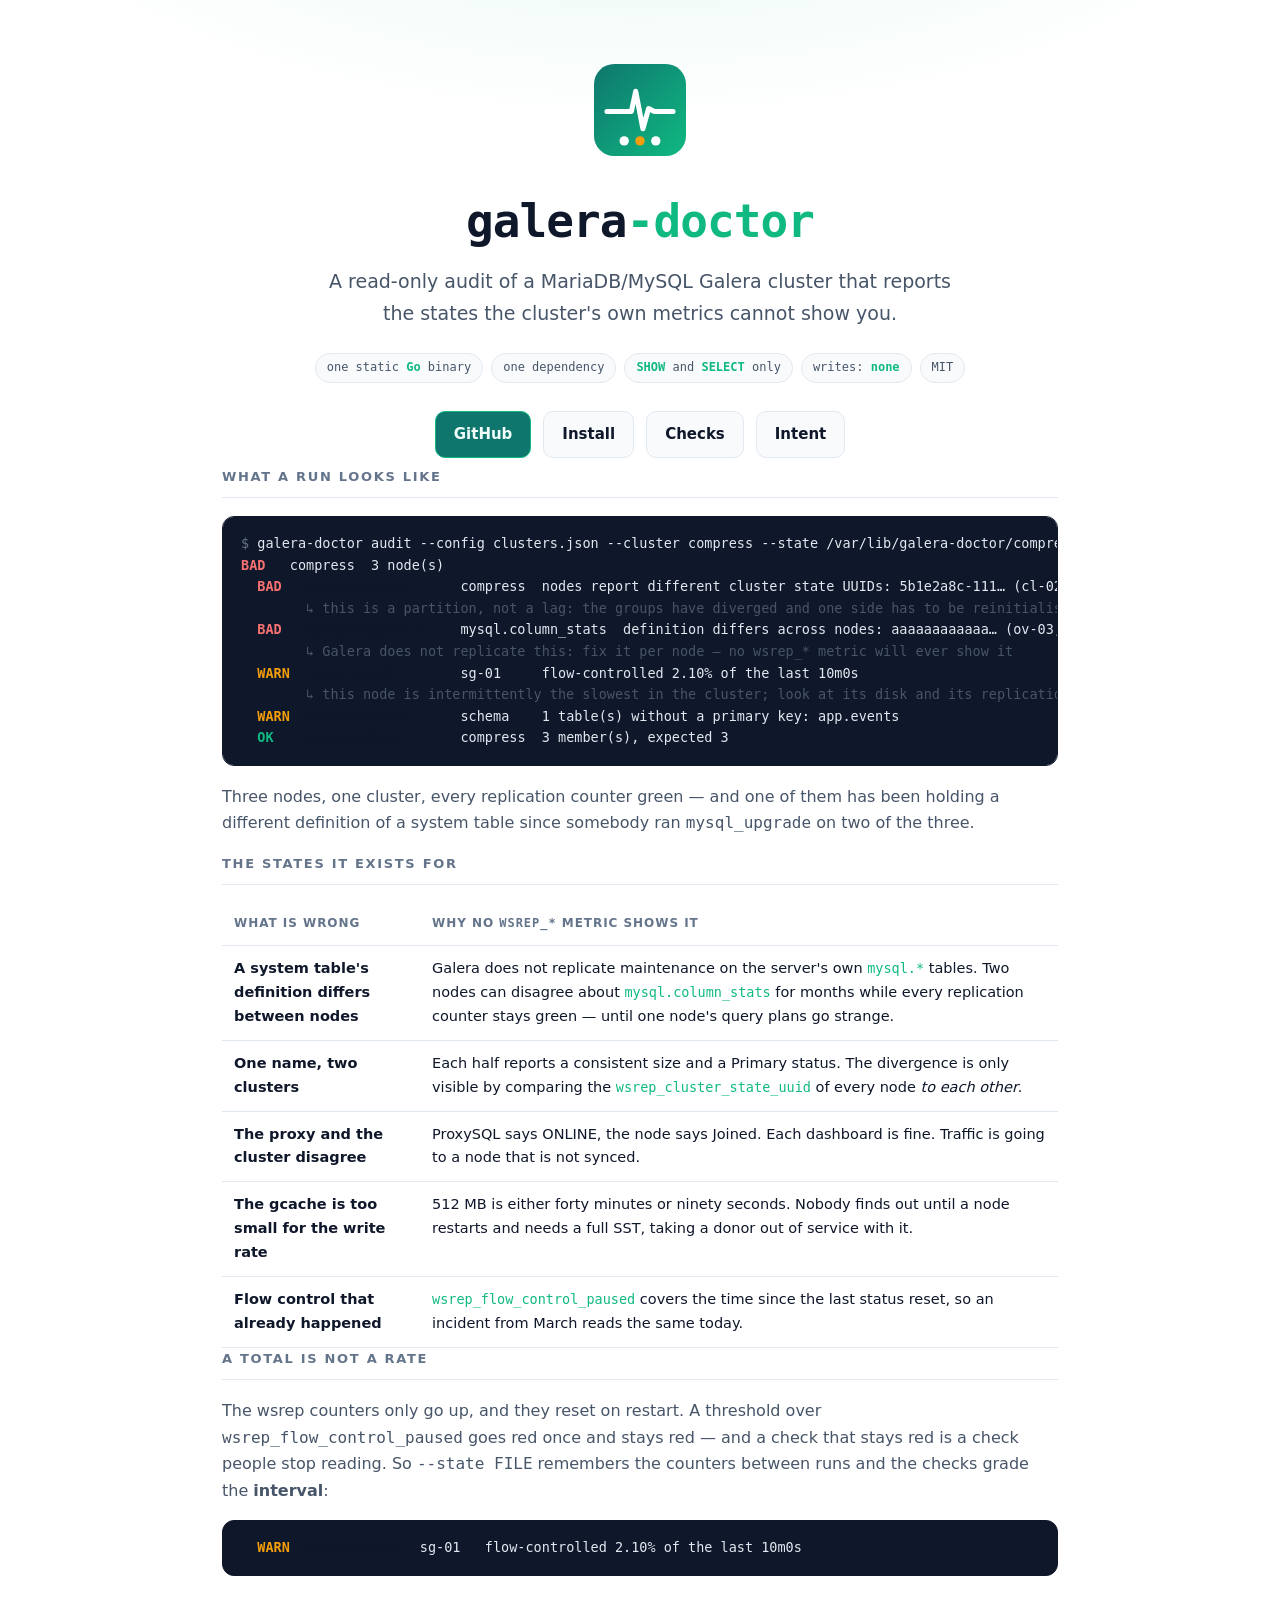
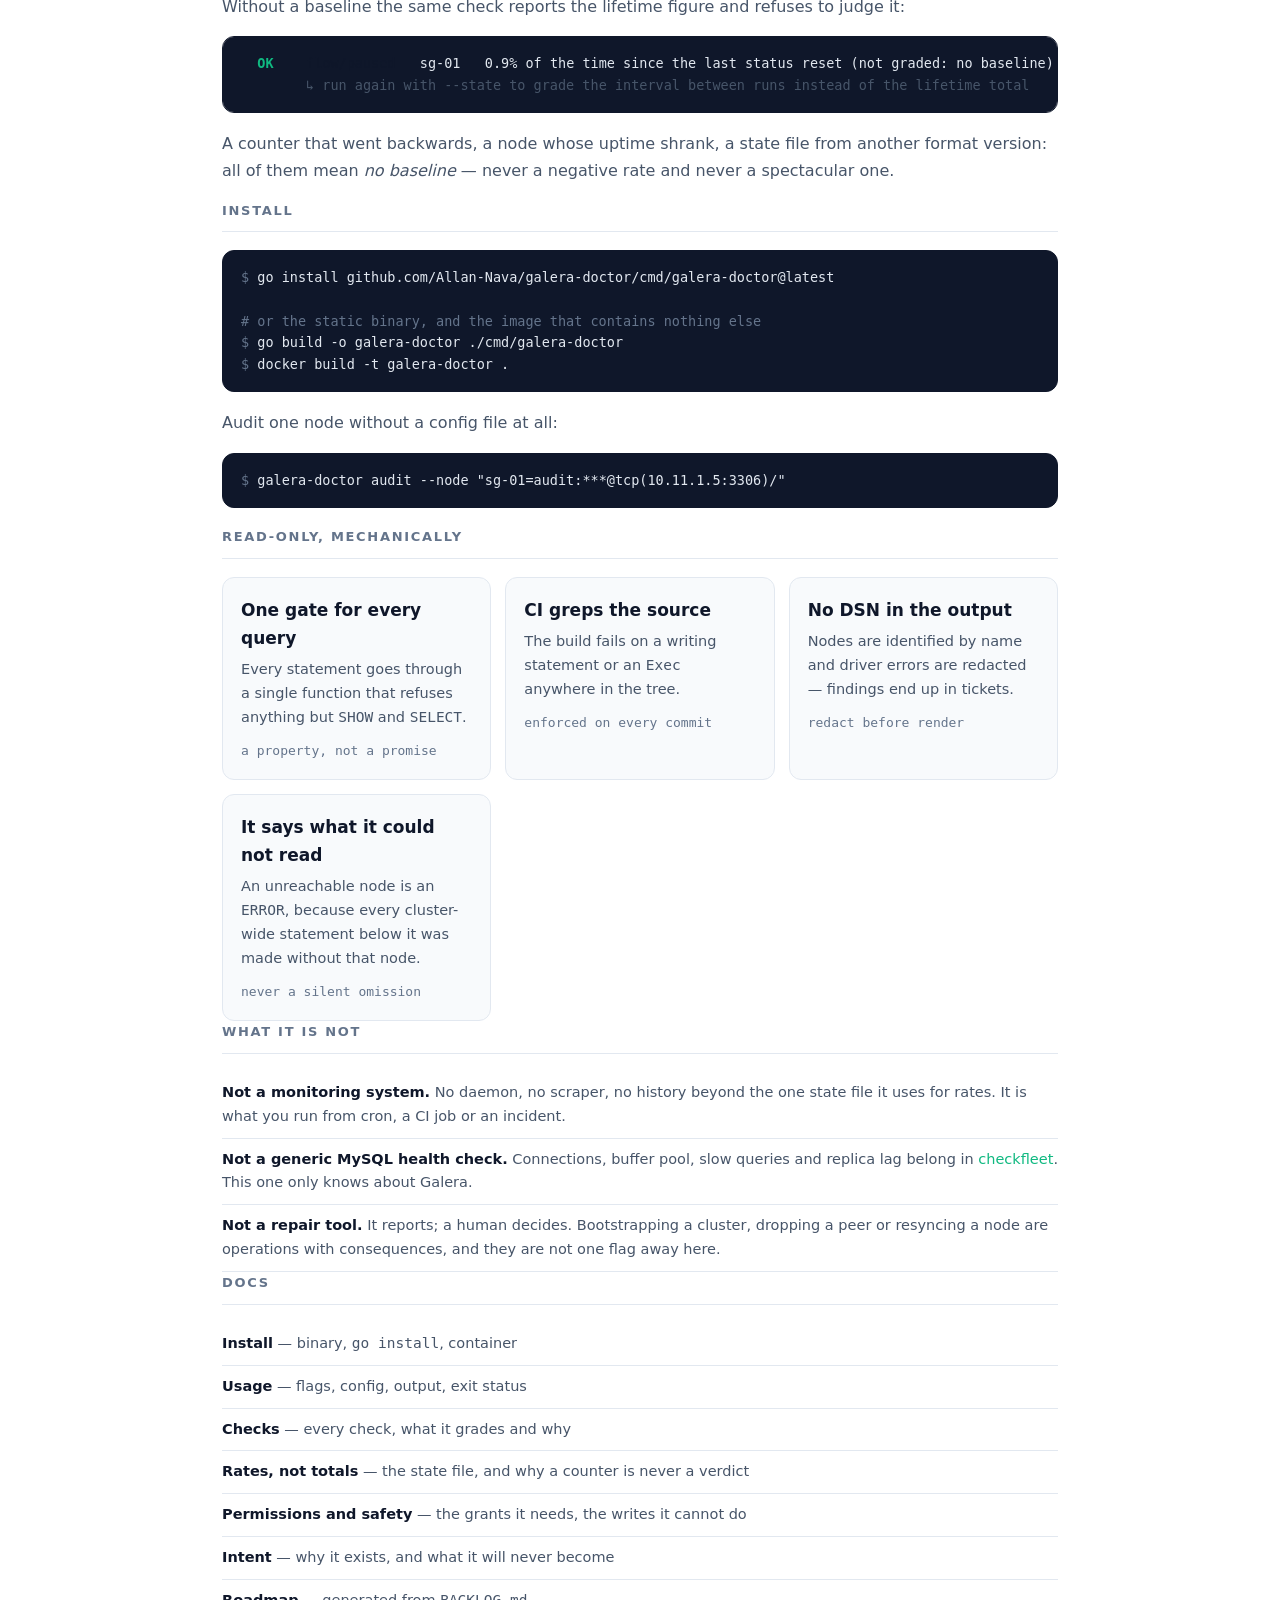
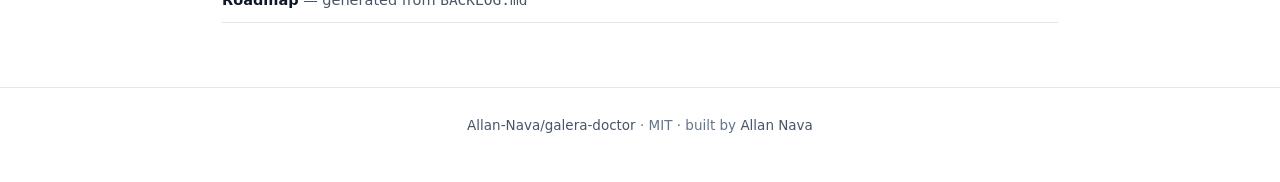
<file: site/index.html>
<!doctype html>
<html lang="en">
<head>
<meta charset="utf-8">
<meta name="viewport" content="width=device-width, initial-scale=1">
<title>galera-doctor — read-only Galera cluster audit for MariaDB/MySQL</title>
<meta name="description" content="A read-only audit of a MariaDB/MySQL Galera cluster: system table drift, split brain, a proxy that disagrees. One static Go binary, SHOW and SELECT only.">
<link rel="canonical" href="https://allan-nava.github.io/galera-doctor/">
<meta name="robots" content="index, follow, max-image-preview:large">
<meta name="author" content="Allan Nava">
<meta name="theme-color" content="#0b1120">
<link rel="icon" href="mark.svg" type="image/svg+xml">
<link rel="apple-touch-icon" href="og-image.png">

<!-- The preview card: Slack, a search result, somebody's tweet. An og:image
     has to be an absolute URL to a raster image, or the card renders empty. -->
<meta property="og:title" content="galera-doctor — read-only Galera cluster audit">
<meta property="og:description" content="Reports the states a Galera cluster's own metrics cannot show you: a drifted system table, one name over two clusters, a proxy that disagrees, flow control that already happened.">
<meta property="og:type" content="website">
<meta property="og:url" content="https://allan-nava.github.io/galera-doctor/">
<meta property="og:site_name" content="galera-doctor">
<meta property="og:locale" content="en_GB">
<meta property="og:image" content="https://allan-nava.github.io/galera-doctor/og-image.png">
<meta property="og:image:width" content="1200">
<meta property="og:image:height" content="630">
<meta property="og:image:type" content="image/png">
<meta property="og:image:alt" content="galera-doctor: three findings from an audit — a drifted system table, one name over two clusters, and a node flow-controlled 2.10% of the last ten minutes.">
<meta name="twitter:card" content="summary_large_image">
<meta name="twitter:title" content="galera-doctor — read-only Galera cluster audit">
<meta name="twitter:description" content="The Galera states no wsrep_* counter can show you. One static Go binary, SHOW and SELECT only.">
<meta name="twitter:image" content="https://allan-nava.github.io/galera-doctor/og-image.png">

<!-- Structured data. Nothing renders it, so a typo here is silent: it is
     parsed by scripts/seo_test.sh for that reason. -->
<script type="application/ld+json">
{
  "@context": "https://schema.org",
  "@type": "SoftwareApplication",
  "name": "galera-doctor",
  "description": "A read-only audit of a MariaDB/MySQL Galera cluster that reports the states the cluster's own metrics cannot show you: system table drift between nodes, one cluster name covering two clusters, a proxy whose view disagrees with the cluster's, a gcache too small for the write rate, and flow control graded over an interval instead of a lifetime total.",
  "url": "https://allan-nava.github.io/galera-doctor/",
  "applicationCategory": "DeveloperApplication",
  "applicationSubCategory": "Database administration",
  "operatingSystem": "Linux, macOS, FreeBSD, Windows",
  "softwareRequirements": "MariaDB or MySQL with the Galera wsrep provider",
  "downloadUrl": "https://github.com/Allan-Nava/galera-doctor/releases",
  "installUrl": "https://github.com/Allan-Nava/galera-doctor#install",
  "license": "https://opensource.org/licenses/MIT",
  "keywords": "Galera, Galera Cluster, MariaDB, MySQL, ProxySQL, wsrep, split brain, schema drift, SST, gcache, database audit, SRE",
  "isAccessibleForFree": true,
  "offers": { "@type": "Offer", "price": "0", "priceCurrency": "EUR" },
  "author": { "@type": "Person", "name": "Allan Nava", "url": "https://github.com/Allan-Nava" },
  "codeRepository": "https://github.com/Allan-Nava/galera-doctor",
  "programmingLanguage": "Go"
}
</script>
<style>
  :root {
    --bg: #0b1120;
    --bg-soft: #111a2e;
    --panel: #0f172a;
    --line: #1e293b;
    --fg: #e2e8f0;
    --fg-dim: #94a3b8;
    --fg-faint: #64748b;
    --green: #10b981;
    --green-deep: #0f766e;
    --amber: #f59e0b;
    --red: #f87171;
    --mono: ui-monospace, SFMono-Regular, Menlo, Consolas, "DejaVu Sans Mono", monospace;
    --sans: ui-sans-serif, system-ui, -apple-system, "Segoe UI", Helvetica, Arial, sans-serif;
  }
  * { box-sizing: border-box; }
  html { -webkit-text-size-adjust: 100%; }
  body {
    margin: 0; background: var(--bg); color: var(--fg);
    font: 16px/1.65 var(--sans);
    background-image: radial-gradient(1000px 460px at 50% -180px, rgba(16,185,129,.16), transparent 70%);
  }
  a { color: var(--green); text-decoration: none; }
  a:hover { text-decoration: underline; }
  .wrap { max-width: 880px; margin: 0 auto; padding: 0 22px; }
  code, pre, kbd { font-family: var(--mono); }

  header { padding: 64px 0 8px; text-align: center; }
  header img { width: 92px; height: 92px; }
  h1 {
    font-family: var(--mono); font-size: clamp(30px, 6vw, 46px);
    margin: 20px 0 6px; letter-spacing: -.02em;
  }
  h1 .suffix { color: var(--green); }
  .tagline { color: var(--fg-dim); font-size: clamp(16px, 2.4vw, 19px); margin: 0 auto; max-width: 34em; }
  .badges { display: flex; flex-wrap: wrap; gap: 8px; justify-content: center; margin: 24px 0 0; }
  .badge {
    font-family: var(--mono); font-size: 12px; color: var(--fg-dim);
    border: 1px solid var(--line); border-radius: 999px; padding: 4px 11px; background: var(--bg-soft);
  }
  .badge b { color: var(--green); font-weight: 600; }
  .cta { display: flex; flex-wrap: wrap; gap: 12px; justify-content: center; margin: 28px 0 0; }
  .cta a {
    border: 1px solid var(--line); border-radius: 10px; padding: 10px 18px;
    font-weight: 600; font-size: 15px; color: var(--fg); background: var(--bg-soft);
  }
  .cta a.primary { background: var(--green-deep); border-color: var(--green); color: #f0fdf9; }
  .cta a:hover { text-decoration: none; border-color: var(--green); }

  section { padding: 56px 0 0; }
  h2 {
    font-size: 13px; letter-spacing: .13em; text-transform: uppercase;
    color: var(--fg-faint); font-weight: 700; margin: 0 0 18px;
    border-bottom: 1px solid var(--line); padding-bottom: 10px;
  }
  h3 { font-size: 17px; margin: 0 0 6px; }
  p { margin: 0 0 16px; }
  .lede { color: var(--fg-dim); }

  pre {
    background: var(--panel); border: 1px solid var(--line); border-radius: 12px;
    padding: 16px 18px; overflow-x: auto; font-size: 13.5px; line-height: 1.6; margin: 0 0 18px;
  }
  pre .p { color: var(--fg-faint); }
  pre .bad { color: var(--red); font-weight: 700; }
  pre .warn { color: var(--amber); font-weight: 700; }
  pre .ok { color: var(--green); font-weight: 700; }
  pre .k { color: var(--fg); }
  pre .hint { color: var(--fg-dim); }

  .cards { display: grid; gap: 14px; grid-template-columns: repeat(auto-fit, minmax(250px, 1fr)); }
  .card { background: var(--bg-soft); border: 1px solid var(--line); border-radius: 12px; padding: 18px; }
  .card p { color: var(--fg-dim); font-size: 14.5px; margin: 0; }
  .card .why { display: block; margin-top: 10px; color: var(--fg-faint); font-size: 13px; font-family: var(--mono); }

  table { width: 100%; border-collapse: collapse; font-size: 14.5px; }
  td, th { text-align: left; vertical-align: top; padding: 11px 12px; border-bottom: 1px solid var(--line); }
  th { color: var(--fg-faint); font-size: 12px; letter-spacing: .08em; text-transform: uppercase; }
  td code { color: var(--green); font-size: 13.5px; }
  .scroll { overflow-x: auto; }

  ul.plain { list-style: none; padding: 0; margin: 0; }
  ul.plain li { padding: 9px 0; border-bottom: 1px solid var(--line); color: var(--fg-dim); font-size: 14.5px; }
  ul.plain li b { color: var(--fg); }

  footer {
    margin-top: 64px; padding: 26px 0 46px; border-top: 1px solid var(--line);
    color: var(--fg-faint); font-size: 13.5px; text-align: center;
  }
  footer a { color: var(--fg-dim); }

  @media (prefers-color-scheme: light) {
    :root:not([data-theme="dark"]) {
      --bg: #ffffff; --bg-soft: #f8fafc; --panel: #0f172a; --line: #e2e8f0;
      --fg: #0f172a; --fg-dim: #475569; --fg-faint: #64748b;
    }
    :root:not([data-theme="dark"]) pre { color: #e2e8f0; border-color: #0f172a; }
    :root:not([data-theme="dark"]) body {
      background-image: radial-gradient(1000px 460px at 50% -200px, rgba(16,185,129,.13), transparent 70%);
    }
  }
</style>
</head>
<body>

<header>
  <div class="wrap">
    <img src="mark.svg" alt="galera-doctor">
    <h1>galera<span class="suffix">-doctor</span></h1>
    <p class="tagline">A read-only audit of a MariaDB/MySQL Galera cluster that reports the
      states the cluster's own metrics cannot show you.</p>
    <div class="badges">
      <span class="badge">one static <b>Go</b> binary</span>
      <span class="badge">one dependency</span>
      <span class="badge"><b>SHOW</b> and <b>SELECT</b> only</span>
      <span class="badge">writes: <b>none</b></span>
      <span class="badge">MIT</span>
    </div>
    <div class="cta">
      <a class="primary" href="https://github.com/Allan-Nava/galera-doctor">GitHub</a>
      <a href="docs/install.html">Install</a>
      <a href="docs/checks.html">Checks</a>
      <a href="https://github.com/Allan-Nava/galera-doctor/blob/main/INTENT.md">Intent</a>
    </div>
  </div>
</header>

<main>

<section class="wrap">
  <h2>What a run looks like</h2>
  <pre><span class="p">$</span> galera-doctor audit --config clusters.json --cluster compress --state /var/lib/galera-doctor/compress.json
<span class="bad">BAD</span>   compress  3 node(s)
  <span class="bad">BAD</span>   <span class="k">cluster/uuid</span>       compress  nodes report different cluster state UUIDs: 5b1e2a8c-111… (cl-02, sg-01) vs 9999aaaa-222… (ov-03)
        <span class="hint">↳ this is a partition, not a lag: the groups have diverged and one side has to be reinitialised from the other</span>
  <span class="bad">BAD</span>   <span class="k">systables/drift</span>    mysql.column_stats  definition differs across nodes: aaaaaaaaaaaa… (ov-03, sg-01) vs cccccccccccc… (cl-02)
        <span class="hint">↳ Galera does not replicate this: fix it per node — no wsrep_* metric will ever show it</span>
  <span class="warn">WARN</span>  <span class="k">flow/paused</span>        sg-01     flow-controlled 2.10% of the last 10m0s
        <span class="hint">↳ this node is intermittently the slowest in the cluster; look at its disk and its replication threads</span>
  <span class="warn">WARN</span>  <span class="k">schema/no-pk</span>       schema    1 table(s) without a primary key: app.events
  <span class="ok">OK</span>    <span class="k">cluster/size</span>       compress  3 member(s), expected 3</pre>
  <p class="lede">Three nodes, one cluster, every replication counter green — and one of them has
    been holding a different definition of a system table since somebody ran
    <code>mysql_upgrade</code> on two of the three.</p>
</section>

<section class="wrap">
  <h2>The states it exists for</h2>
  <div class="scroll">
  <table>
    <thead><tr><th>What is wrong</th><th>Why no <code>wsrep_*</code> metric shows it</th></tr></thead>
    <tbody>
      <tr>
        <td><b>A system table's definition differs between nodes</b></td>
        <td>Galera does not replicate maintenance on the server's own <code>mysql.*</code> tables.
          Two nodes can disagree about <code>mysql.column_stats</code> for months while every
          replication counter stays green — until one node's query plans go strange.</td>
      </tr>
      <tr>
        <td><b>One name, two clusters</b></td>
        <td>Each half reports a consistent size and a Primary status. The divergence is only
          visible by comparing the <code>wsrep_cluster_state_uuid</code> of every node
          <em>to each other</em>.</td>
      </tr>
      <tr>
        <td><b>The proxy and the cluster disagree</b></td>
        <td>ProxySQL says ONLINE, the node says Joined. Each dashboard is fine. Traffic is going
          to a node that is not synced.</td>
      </tr>
      <tr>
        <td><b>The gcache is too small for the write rate</b></td>
        <td>512 MB is either forty minutes or ninety seconds. Nobody finds out until a node
          restarts and needs a full SST, taking a donor out of service with it.</td>
      </tr>
      <tr>
        <td><b>Flow control that already happened</b></td>
        <td><code>wsrep_flow_control_paused</code> covers the time since the last status reset, so
          an incident from March reads the same today.</td>
      </tr>
    </tbody>
  </table>
  </div>
</section>

<section class="wrap">
  <h2>A total is not a rate</h2>
  <p class="lede">The wsrep counters only go up, and they reset on restart. A threshold over
    <code>wsrep_flow_control_paused</code> goes red once and stays red — and a check that stays
    red is a check people stop reading. So <code>--state FILE</code> remembers the counters
    between runs and the checks grade the <b>interval</b>:</p>
  <pre>  <span class="warn">WARN</span>  <span class="k">flow/paused</span>   sg-01   flow-controlled 2.10% of the last 10m0s</pre>
  <p class="lede">Without a baseline the same check reports the lifetime figure and refuses to judge it:</p>
  <pre>  <span class="ok">OK</span>    <span class="k">flow/paused</span>   sg-01   0.9% of the time since the last status reset (not graded: no baseline)
        <span class="hint">↳ run again with --state to grade the interval between runs instead of the lifetime total</span></pre>
  <p class="lede">A counter that went backwards, a node whose uptime shrank, a state file from
    another format version: all of them mean <em>no baseline</em> — never a negative rate and
    never a spectacular one.</p>
</section>

<section class="wrap">
  <h2>Install</h2>
  <pre><span class="p">$</span> go install github.com/Allan-Nava/galera-doctor/cmd/galera-doctor@latest

<span class="p"># or the static binary, and the image that contains nothing else</span>
<span class="p">$</span> go build -o galera-doctor ./cmd/galera-doctor
<span class="p">$</span> docker build -t galera-doctor .</pre>
  <p class="lede">Audit one node without a config file at all:</p>
  <pre><span class="p">$</span> galera-doctor audit --node "sg-01=audit:***@tcp(10.11.1.5:3306)/"</pre>
</section>

<section class="wrap">
  <h2>Read-only, mechanically</h2>
  <div class="cards">
    <div class="card">
      <h3>One gate for every query</h3>
      <p>Every statement goes through a single function that refuses anything but
        <code>SHOW</code> and <code>SELECT</code>.</p>
      <span class="why">a property, not a promise</span>
    </div>
    <div class="card">
      <h3>CI greps the source</h3>
      <p>The build fails on a writing statement or an <code>Exec</code> anywhere in the tree.</p>
      <span class="why">enforced on every commit</span>
    </div>
    <div class="card">
      <h3>No DSN in the output</h3>
      <p>Nodes are identified by name and driver errors are redacted — findings end up in tickets.</p>
      <span class="why">redact before render</span>
    </div>
    <div class="card">
      <h3>It says what it could not read</h3>
      <p>An unreachable node is an <code>ERROR</code>, because every cluster-wide statement below
        it was made without that node.</p>
      <span class="why">never a silent omission</span>
    </div>
  </div>
</section>

<section class="wrap">
  <h2>What it is not</h2>
  <ul class="plain">
    <li><b>Not a monitoring system.</b> No daemon, no scraper, no history beyond the one state
      file it uses for rates. It is what you run from cron, a CI job or an incident.</li>
    <li><b>Not a generic MySQL health check.</b> Connections, buffer pool, slow queries and
      replica lag belong in <a href="https://github.com/Allan-Nava/checkfleet">checkfleet</a>.
      This one only knows about Galera.</li>
    <li><b>Not a repair tool.</b> It reports; a human decides. Bootstrapping a cluster, dropping
      a peer or resyncing a node are operations with consequences, and they are not one flag
      away here.</li>
  </ul>
</section>

<section class="wrap">
  <h2>Docs</h2>
  <ul class="plain">
    <li><a href="docs/install.html"><b>Install</b></a> — binary, <code>go install</code>, container</li>
    <li><a href="docs/usage.html"><b>Usage</b></a> — flags, config, output, exit status</li>
    <li><a href="docs/checks.html"><b>Checks</b></a> — every check, what it grades and why</li>
    <li><a href="docs/rates.html"><b>Rates, not totals</b></a> — the state file, and why a counter is never a verdict</li>
    <li><a href="docs/safety.html"><b>Permissions and safety</b></a> — the grants it needs, the writes it cannot do</li>
    <li><a href="https://github.com/Allan-Nava/galera-doctor/blob/main/INTENT.md"><b>Intent</b></a> — why it exists, and what it will never become</li>
    <li><a href="https://github.com/Allan-Nava/galera-doctor/blob/main/ROADMAP.md"><b>Roadmap</b></a> — generated from <code>BACKLOG.md</code></li>
  </ul>
</section>

</main>

<footer>
  <div class="wrap">
    <a href="https://github.com/Allan-Nava/galera-doctor">Allan-Nava/galera-doctor</a> · MIT ·
    built by <a href="https://github.com/Allan-Nava">Allan Nava</a>
  </div>
</footer>

</body>
</html>
</file>
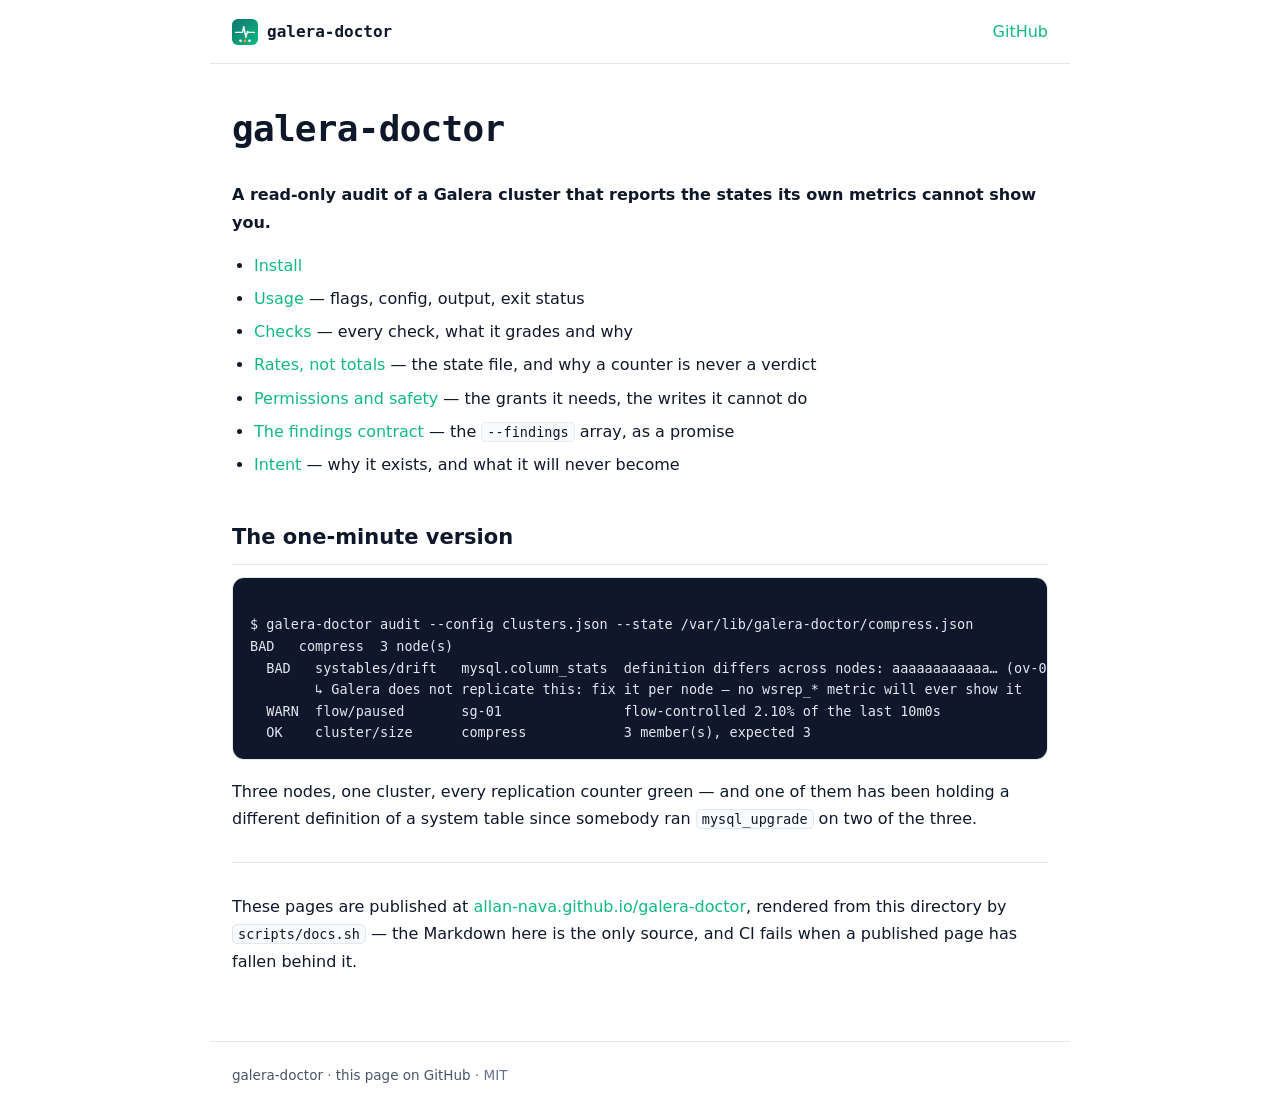
<file: site/docs/index.html>
<!doctype html>
<html lang="en">
<head>
<meta charset="utf-8">
<meta name="viewport" content="width=device-width, initial-scale=1">
<title>galera-doctor — galera-doctor</title>
<meta name="description" content="galera-doctor — galera-doctor, a read-only audit of a MariaDB/MySQL Galera cluster.">
<link rel="canonical" href="https://allan-nava.github.io/galera-doctor/docs/index.html">
<meta name="robots" content="index, follow">
<meta name="theme-color" content="#0b1120">
<link rel="icon" href="../mark.svg" type="image/svg+xml">
<meta property="og:title" content="galera-doctor — galera-doctor">
<meta property="og:description" content="galera-doctor: the Galera states no wsrep_* counter can show you.">
<meta property="og:type" content="article">
<meta property="og:url" content="https://allan-nava.github.io/galera-doctor/docs/index.html">
<meta property="og:image" content="https://allan-nava.github.io/galera-doctor/og-image.png">
<meta name="twitter:card" content="summary_large_image">
<link rel="stylesheet" href="docs.css">
</head>
<body>
<nav>
  <a class="home" href="../"><img src="../mark.svg" alt="" width="26" height="26"> galera-doctor</a>
  <a href="https://github.com/Allan-Nava/galera-doctor">GitHub</a>
</nav>
<main>
<h1>galera-doctor</h1>
<p>
<strong>A read-only audit of a Galera cluster that reports the states its own metrics cannot show you.</strong>
</p>
<ul>
<li><a href="install.html">Install</a></li>
<li><a href="usage.html">Usage</a> — flags, config, output, exit status</li>
<li><a href="checks.html">Checks</a> — every check, what it grades and why</li>
<li><a href="rates.html">Rates, not totals</a> — the state file, and why a counter is never a verdict</li>
<li><a href="safety.html">Permissions and safety</a> — the grants it needs, the writes it cannot do</li>
<li><a href="findings.html">The findings contract</a> — the <code>--findings</code> array, as a promise</li>
<li><a href="https://github.com/Allan-Nava/galera-doctor/blob/main/INTENT.md">Intent</a> — why it exists, and what it will never become</li>
</ul>
<h2 id="the-one-minute-version">The one-minute version</h2>
<pre><code>
$ galera-doctor audit --config clusters.json --state /var/lib/galera-doctor/compress.json
BAD   compress  3 node(s)
  BAD   systables/drift   mysql.column_stats  definition differs across nodes: aaaaaaaaaaaa… (ov-03, sg-01) vs cccccccccccc… (cl-02)
        ↳ Galera does not replicate this: fix it per node — no wsrep_* metric will ever show it
  WARN  flow/paused       sg-01               flow-controlled 2.10% of the last 10m0s
  OK    cluster/size      compress            3 member(s), expected 3
</code></pre>
<p>
Three nodes, one cluster, every replication counter green — and one of them has been holding a different definition of a system table since somebody ran <code>mysql_upgrade</code> on two of the three.
</p>
<hr>
<p>
These pages are published at <a href="https://allan-nava.github.io/galera-doctor/">allan-nava.github.io/galera-doctor</a>, rendered from this directory by <code>scripts/docs.sh</code> — the Markdown here is the only source, and CI fails when a published page has fallen behind it.
</p>
</main>
<footer>
  <a href="../">galera-doctor</a> ·
  <a href="https://github.com/Allan-Nava/galera-doctor/blob/main/docs/index.md">this page on GitHub</a> ·
  MIT
</footer>
</body>
</html>
</file>
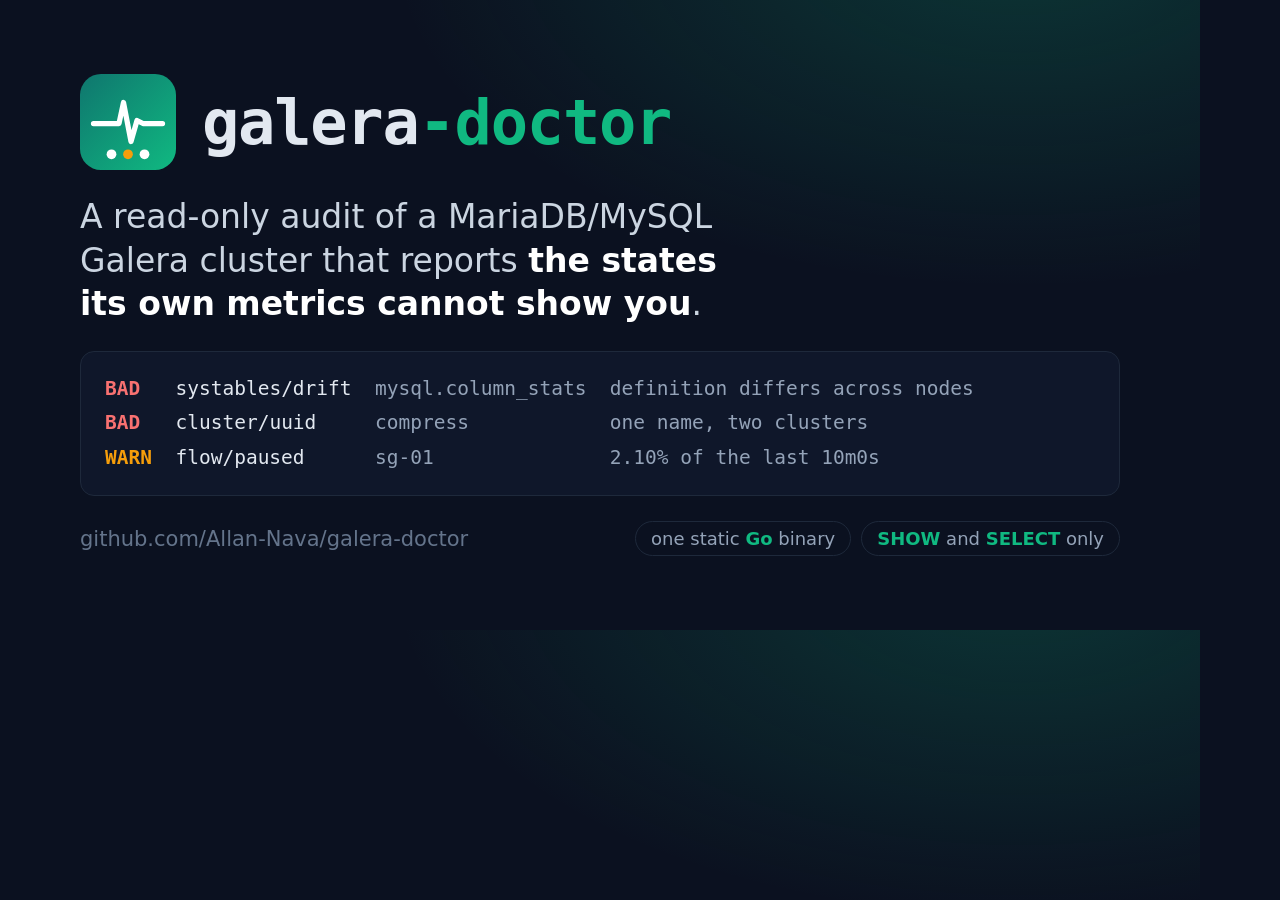
<file: assets/og-image.html>
<!doctype html>
<!-- The source of site/og-image.png: the card that renders in Slack, in a
     search result and in somebody's tweet. Regenerated by scripts/og.sh, which
     screenshots it at exactly 1200x630. -->
<html lang="en">
<head>
<meta charset="utf-8">
<style>
  * { box-sizing: border-box; margin: 0; }
  html, body { width: 1200px; height: 630px; }
  body {
    background: #0b1120;
    background-image: radial-gradient(900px 500px at 85% -10%, rgba(16,185,129,.22), transparent 70%);
    color: #e2e8f0;
    font-family: ui-sans-serif, system-ui, -apple-system, "Segoe UI", Helvetica, Arial, sans-serif;
    padding: 74px 80px;
    display: flex; flex-direction: column; justify-content: space-between;
  }
  .top { display: flex; align-items: center; gap: 26px; }
  .top img { width: 96px; height: 96px; }
  h1 {
    font-family: ui-monospace, SFMono-Regular, Menlo, Consolas, monospace;
    font-size: 62px; letter-spacing: -.02em; font-weight: 700;
  }
  h1 span { color: #10b981; }
  p.tagline { font-size: 33px; line-height: 1.32; color: #cbd5e1; max-width: 20em; }
  p.tagline b { color: #fff; font-weight: 600; }
  pre {
    font-family: ui-monospace, SFMono-Regular, Menlo, Consolas, monospace;
    font-size: 19.5px; line-height: 1.75; color: #94a3b8;
    background: #0f172a; border: 1px solid #1e293b; border-radius: 14px;
    padding: 20px 24px;
  }
  .bad { color: #f87171; font-weight: 700; }
  .warn { color: #f59e0b; font-weight: 700; }
  .k { color: #e2e8f0; }
  .foot { display: flex; align-items: center; justify-content: space-between; font-size: 21px; color: #64748b; }
  .pills { display: flex; gap: 10px; }
  .pill { border: 1px solid #1e293b; border-radius: 999px; padding: 6px 15px; color: #94a3b8; font-size: 18px; }
  .pill b { color: #10b981; font-weight: 600; }
</style>
</head>
<body>
  <div class="top">
    <img src="mark.svg" alt="">
    <div>
      <h1>galera<span>-doctor</span></h1>
    </div>
  </div>

  <p class="tagline">A read-only audit of a MariaDB/MySQL Galera cluster that reports
    <b>the states its own metrics cannot show you</b>.</p>

  <pre><span class="bad">BAD</span>   <span class="k">systables/drift</span>  mysql.column_stats  definition differs across nodes
<span class="bad">BAD</span>   <span class="k">cluster/uuid</span>     compress            one name, two clusters
<span class="warn">WARN</span>  <span class="k">flow/paused</span>      sg-01               2.10% of the last 10m0s</pre>

  <div class="foot">
    <span>github.com/Allan-Nava/galera-doctor</span>
    <span class="pills">
      <span class="pill">one static <b>Go</b> binary</span>
      <span class="pill"><b>SHOW</b> and <b>SELECT</b> only</span>
    </span>
  </div>
</body>
</html>
</file>
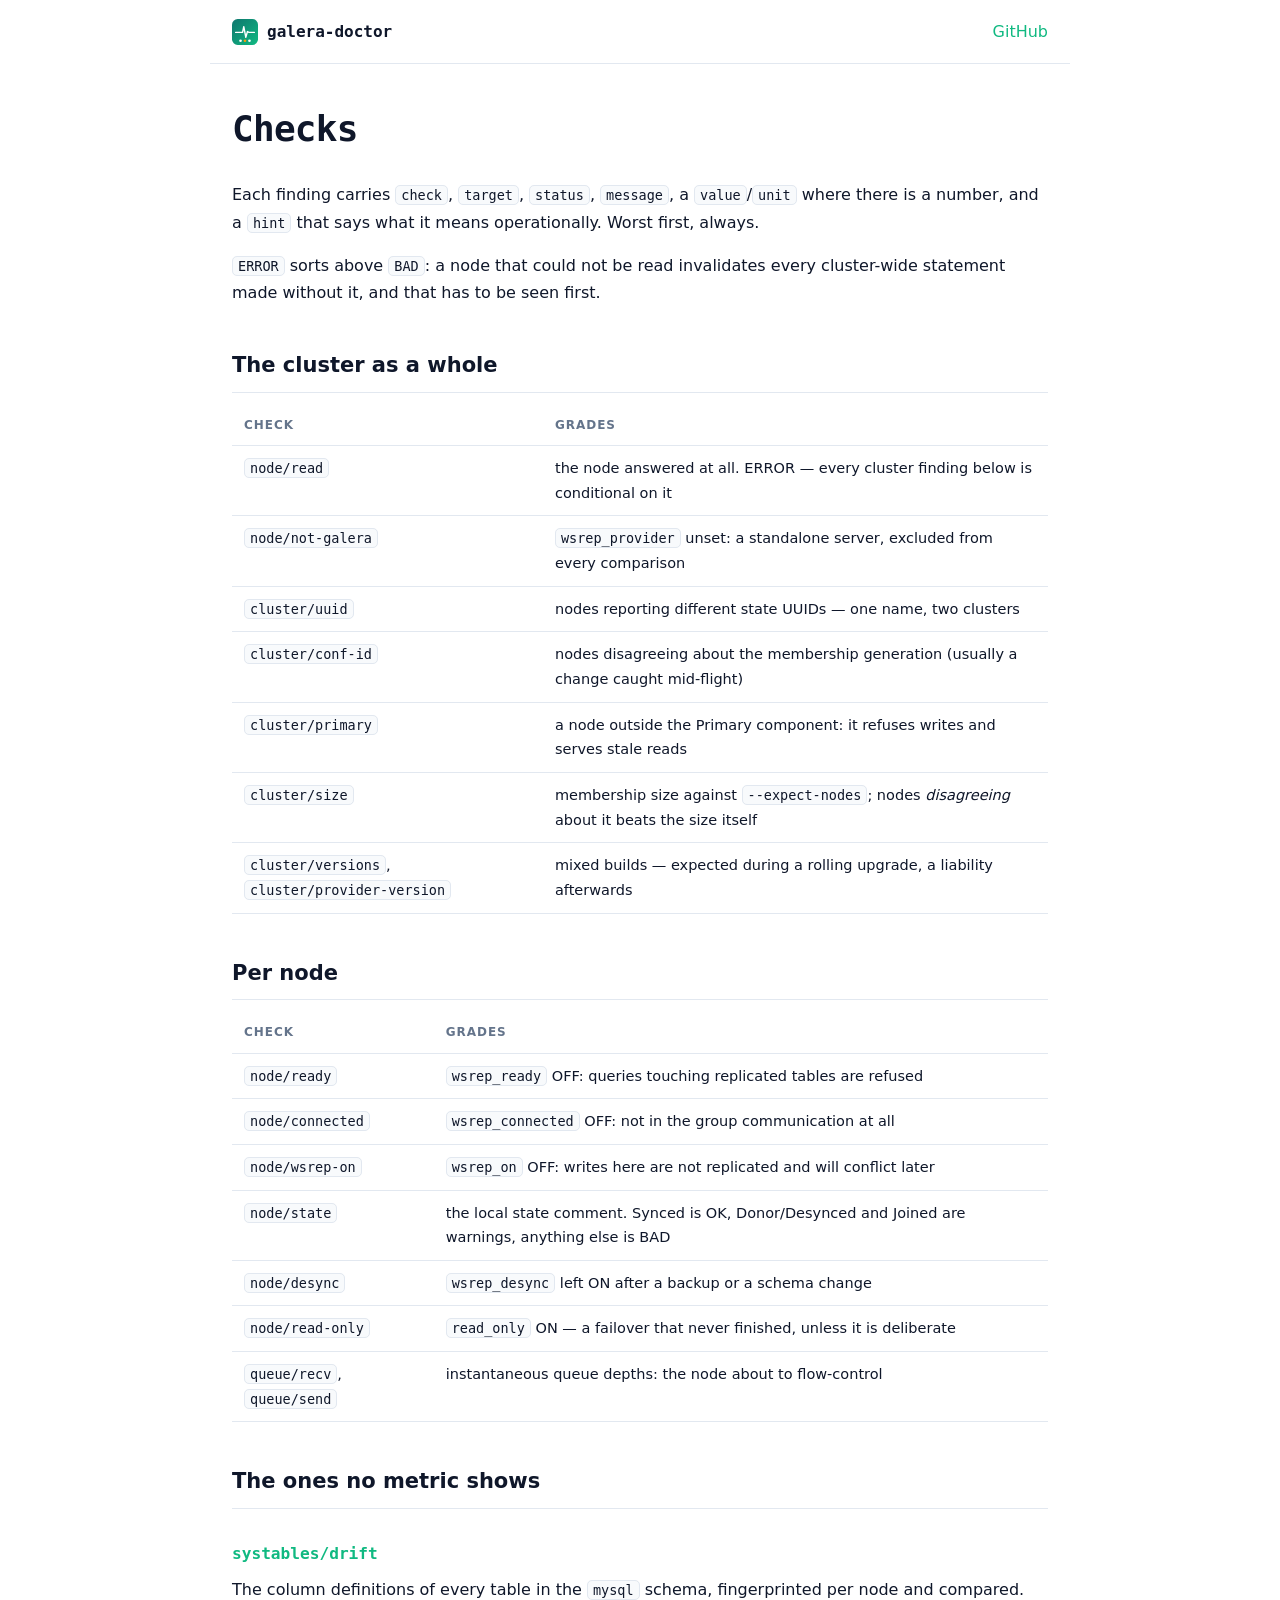
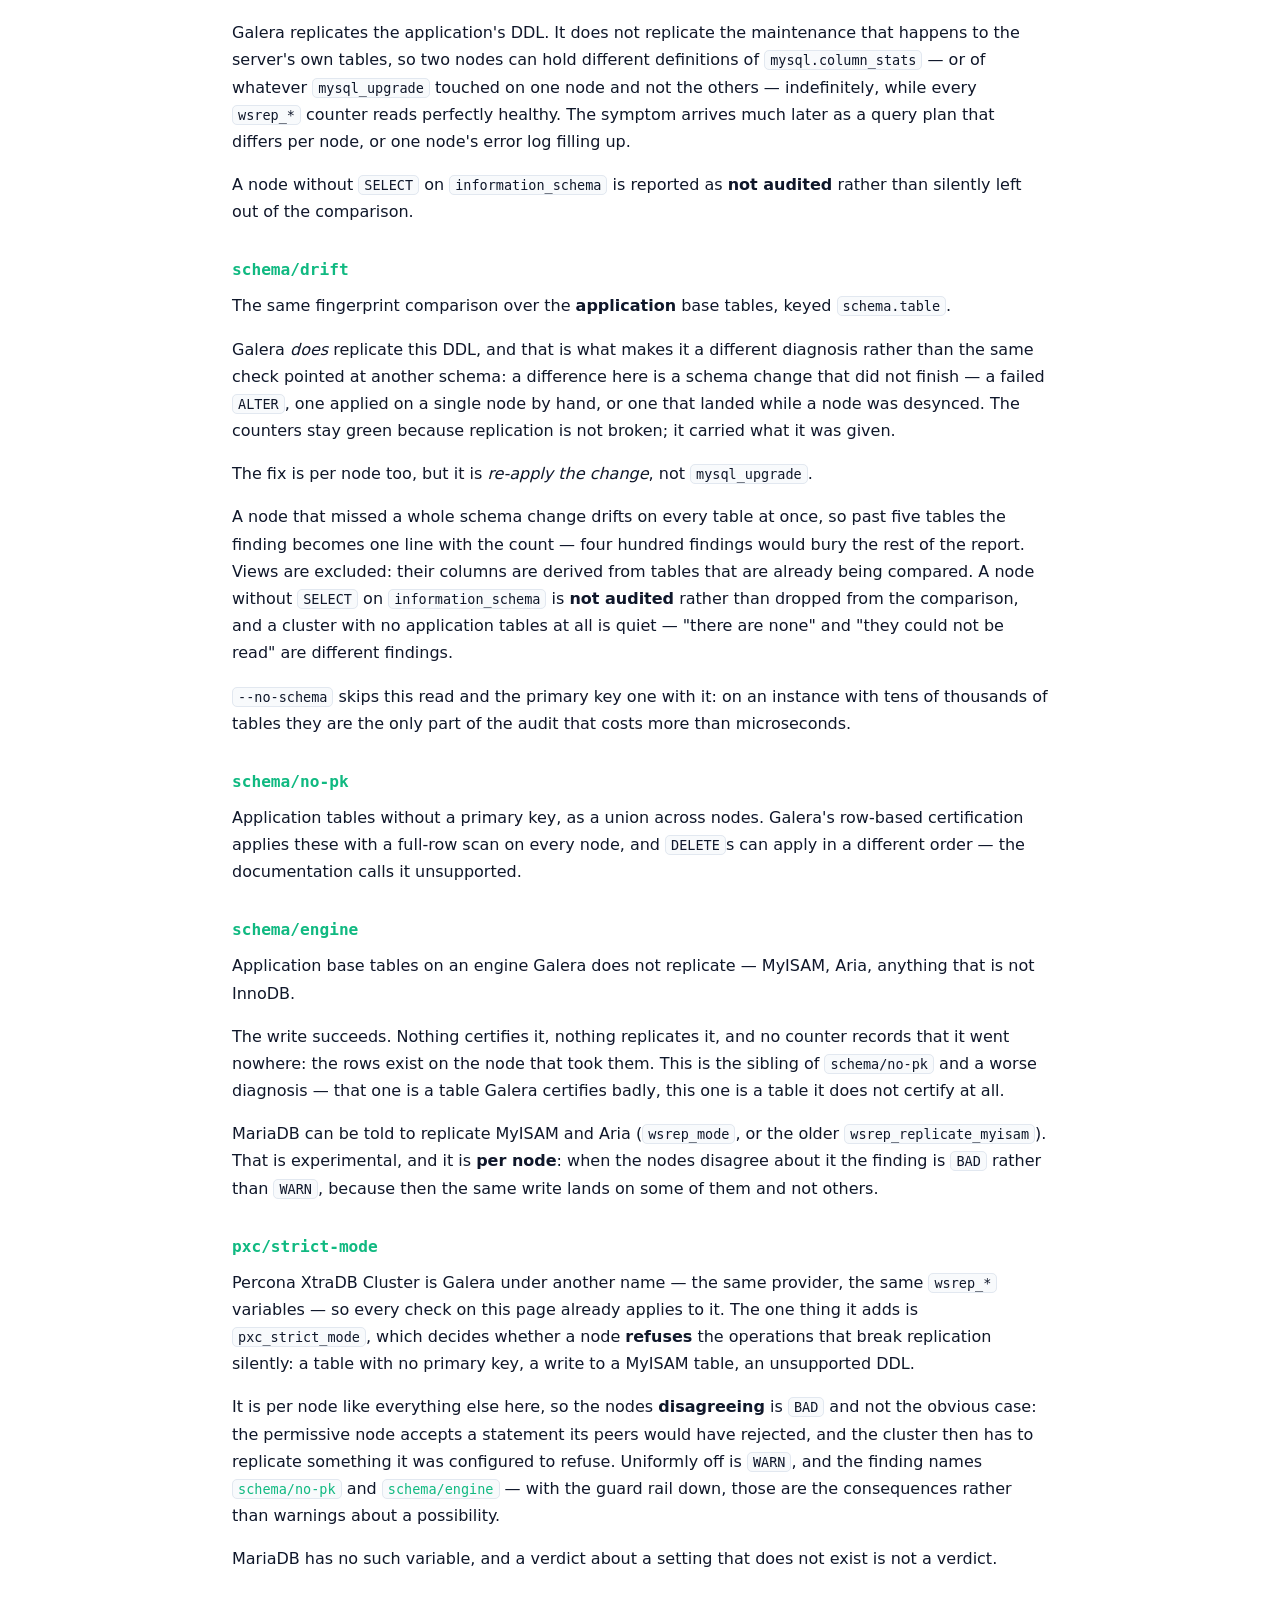
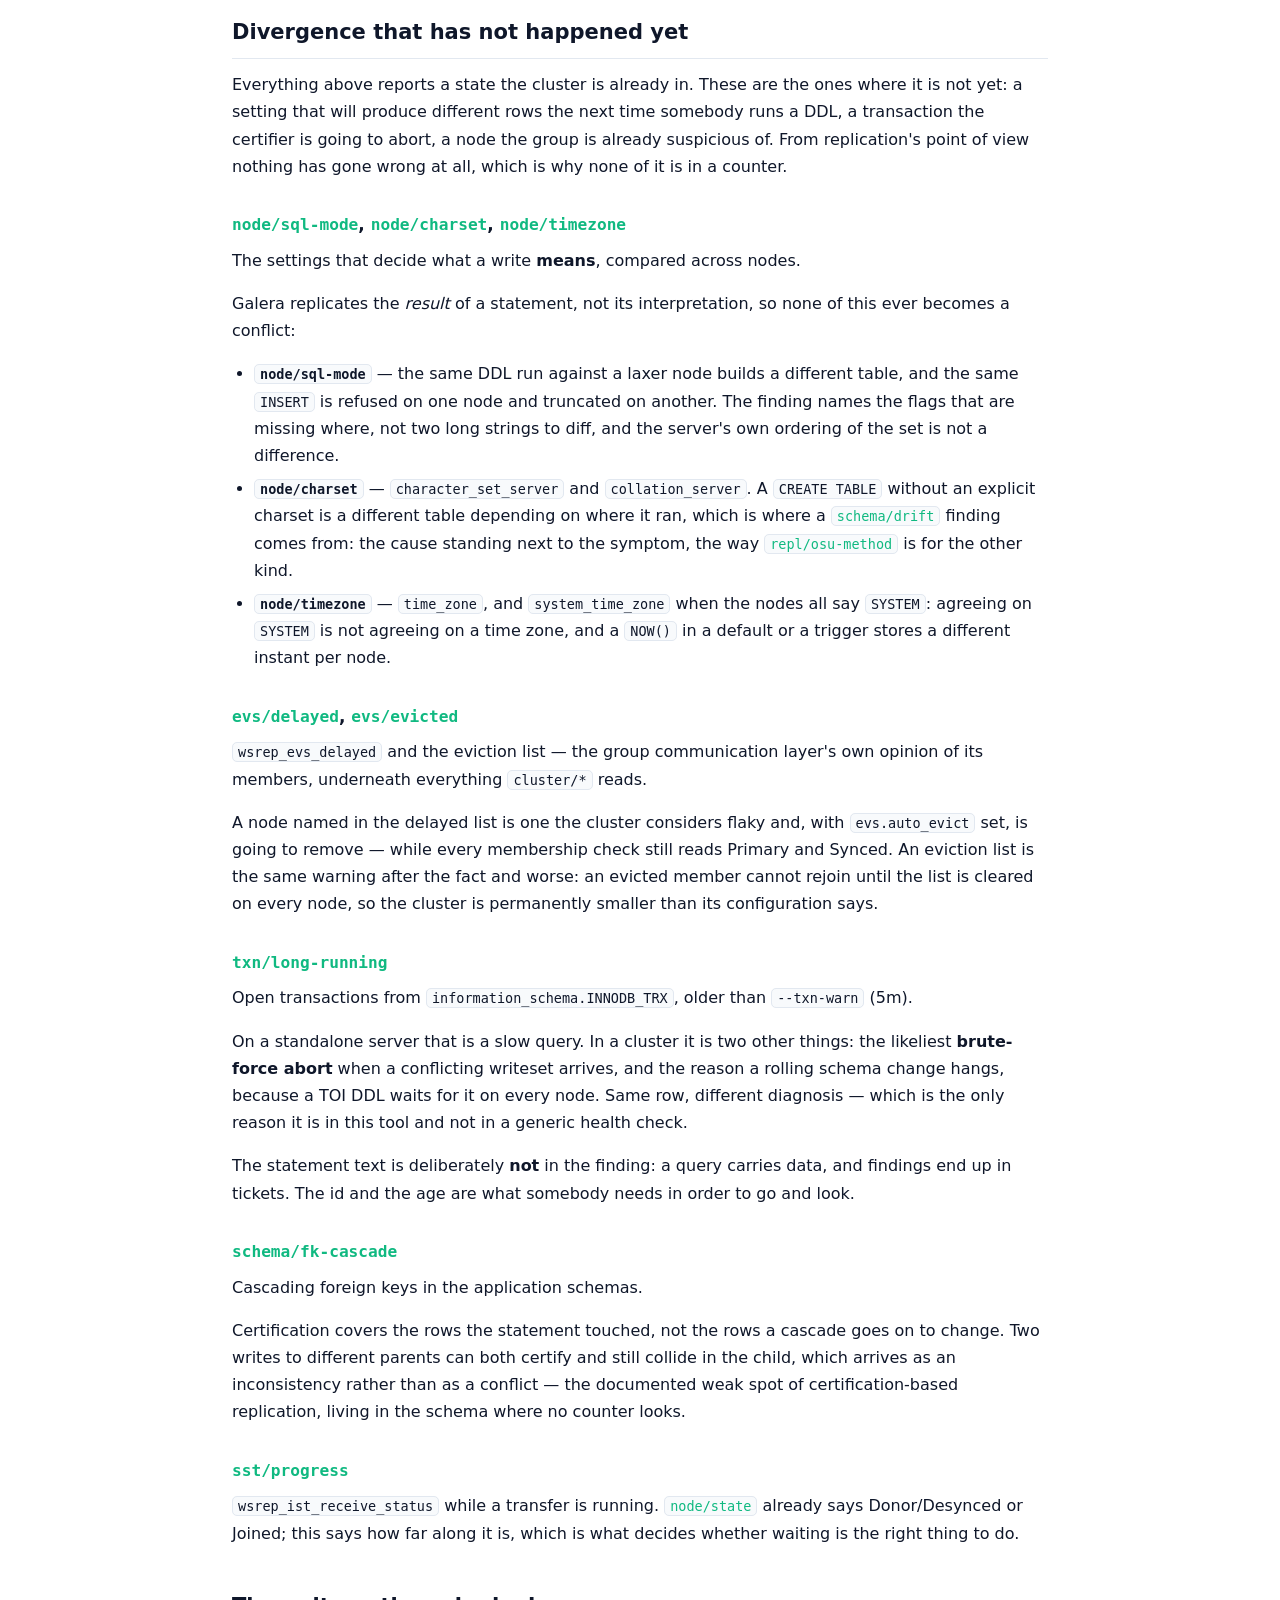
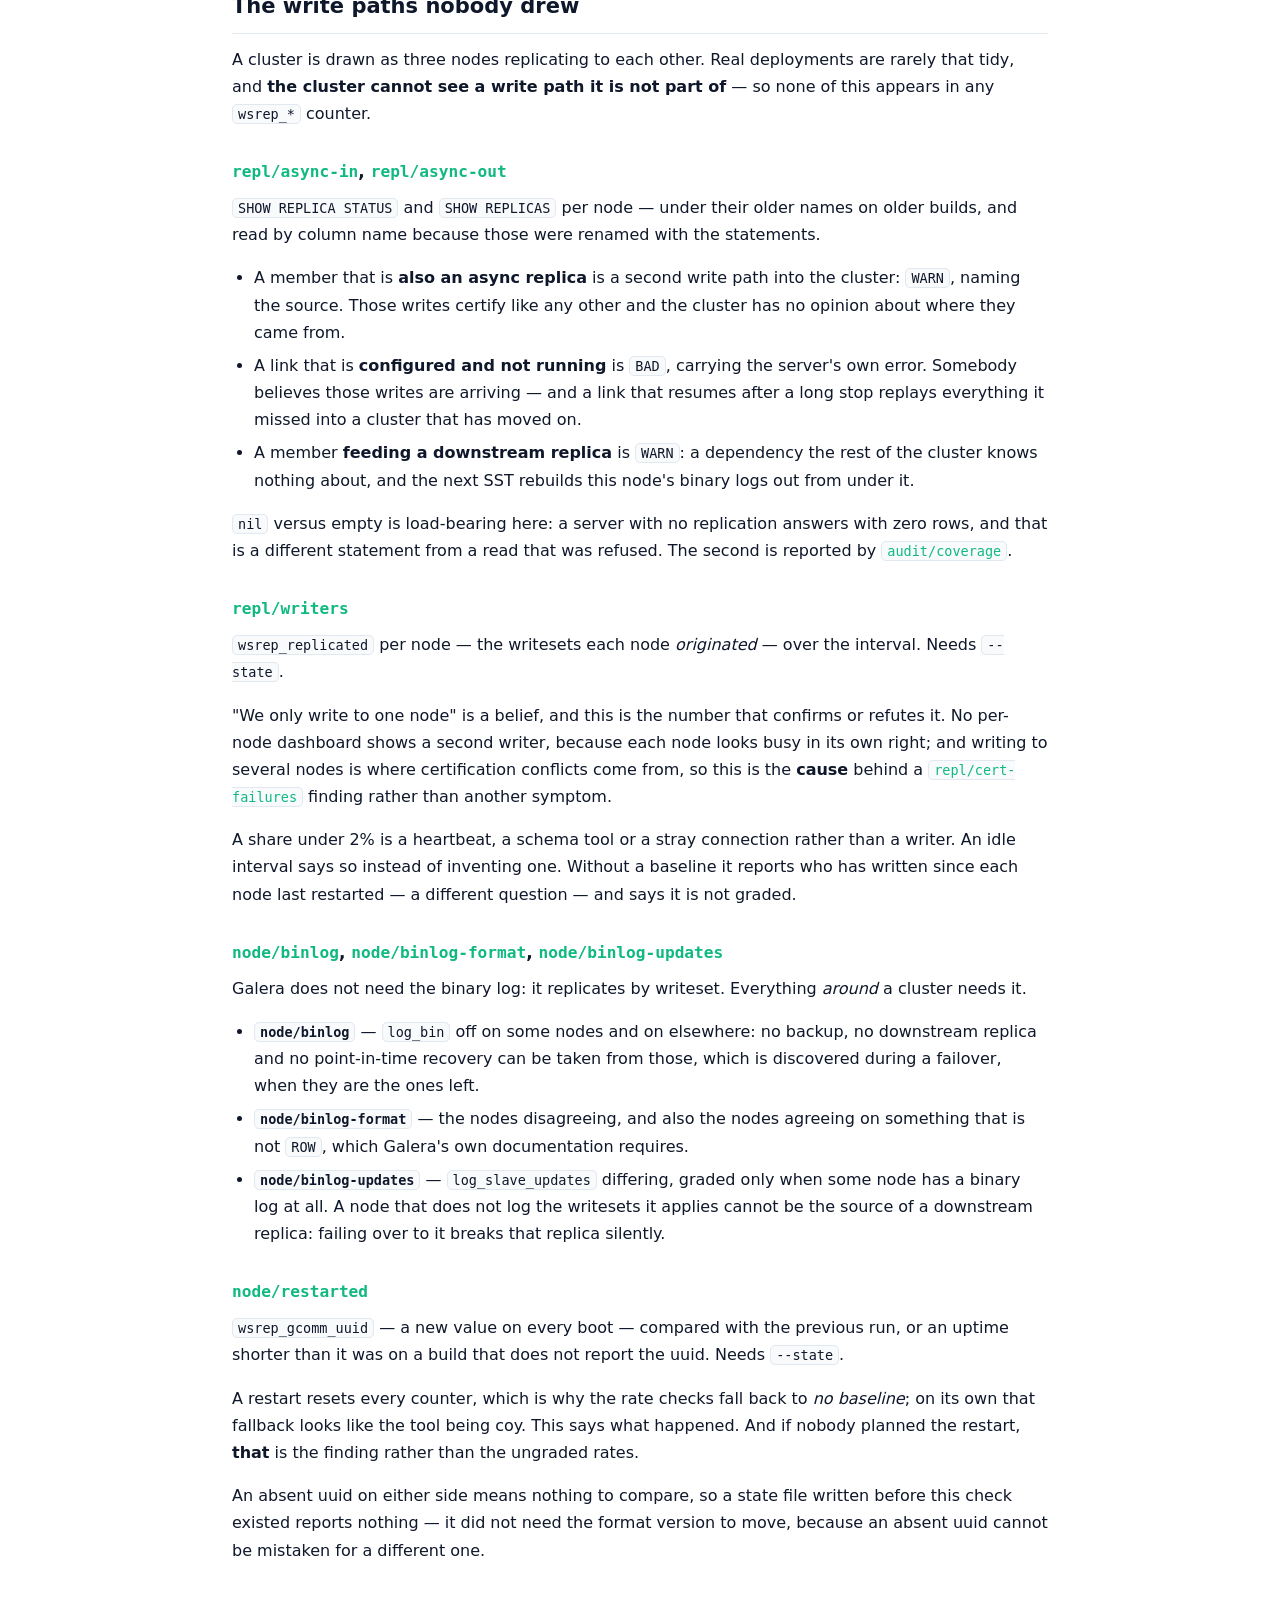
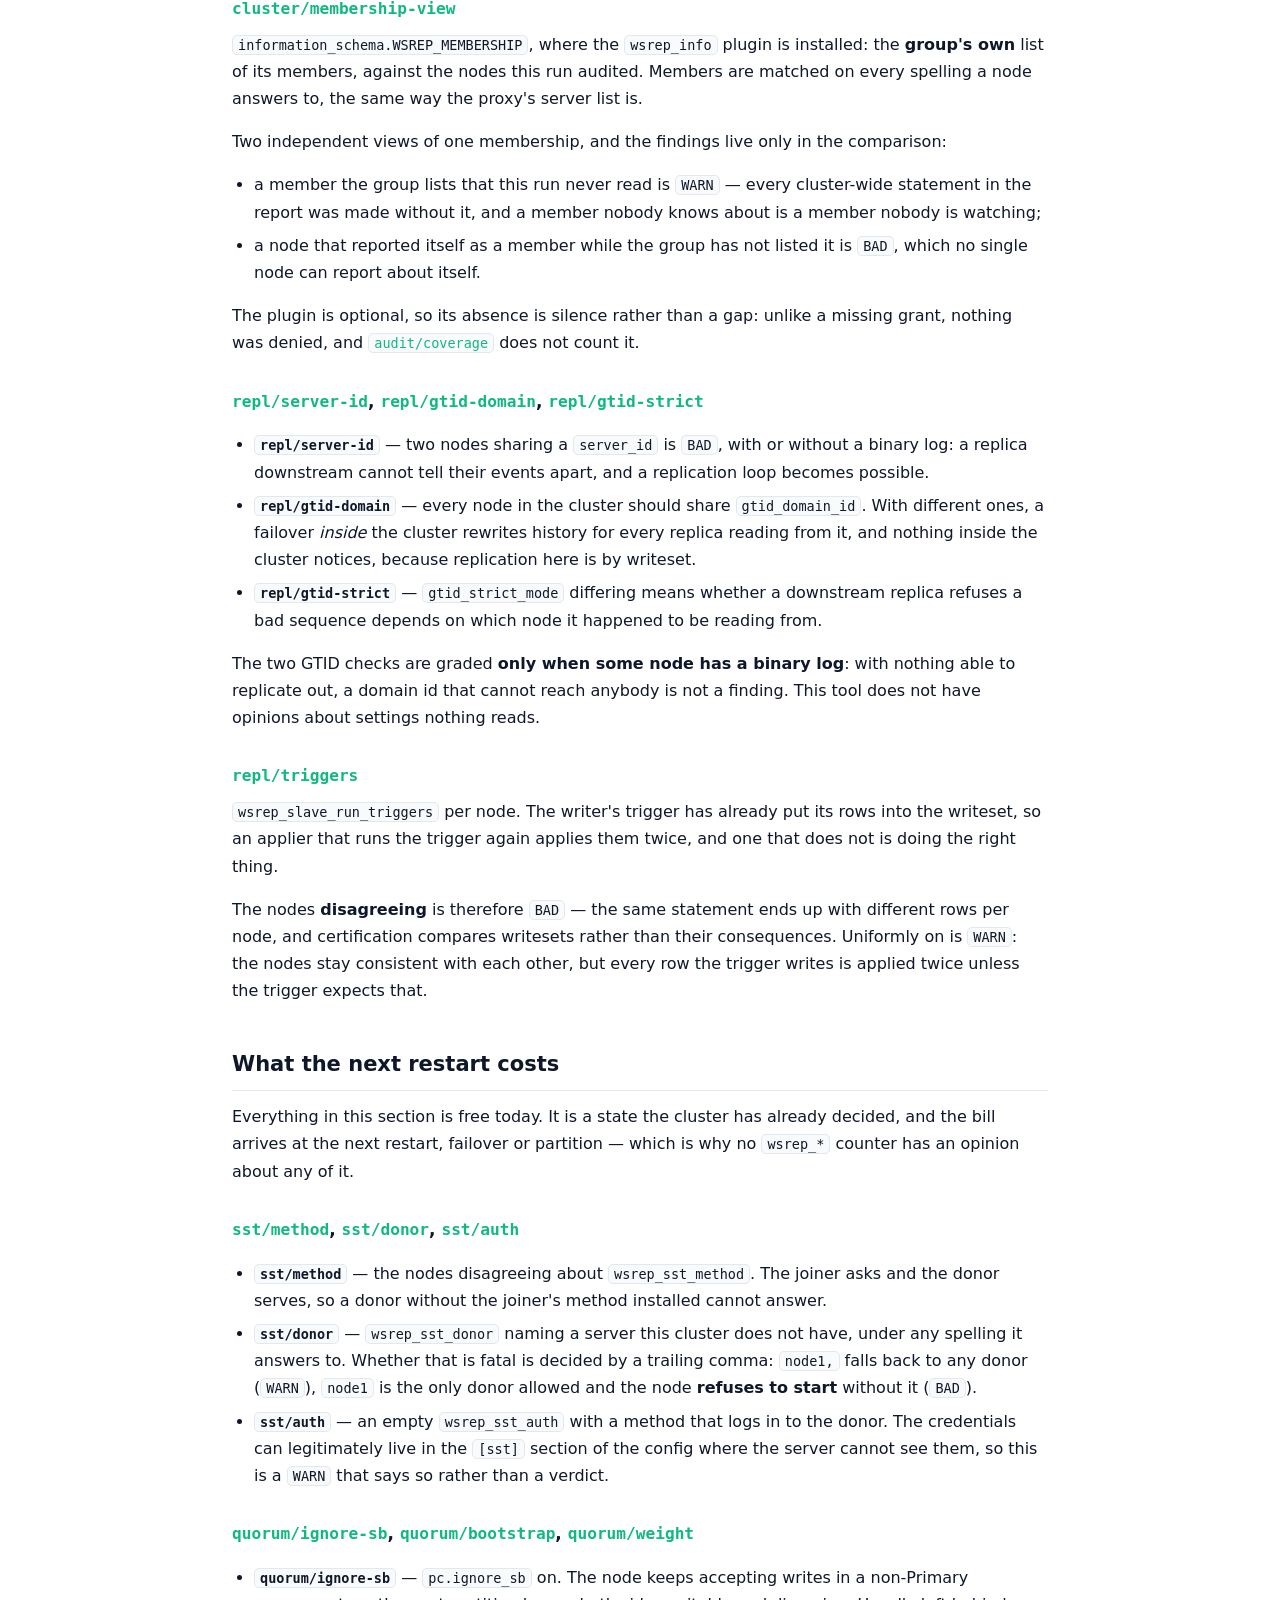
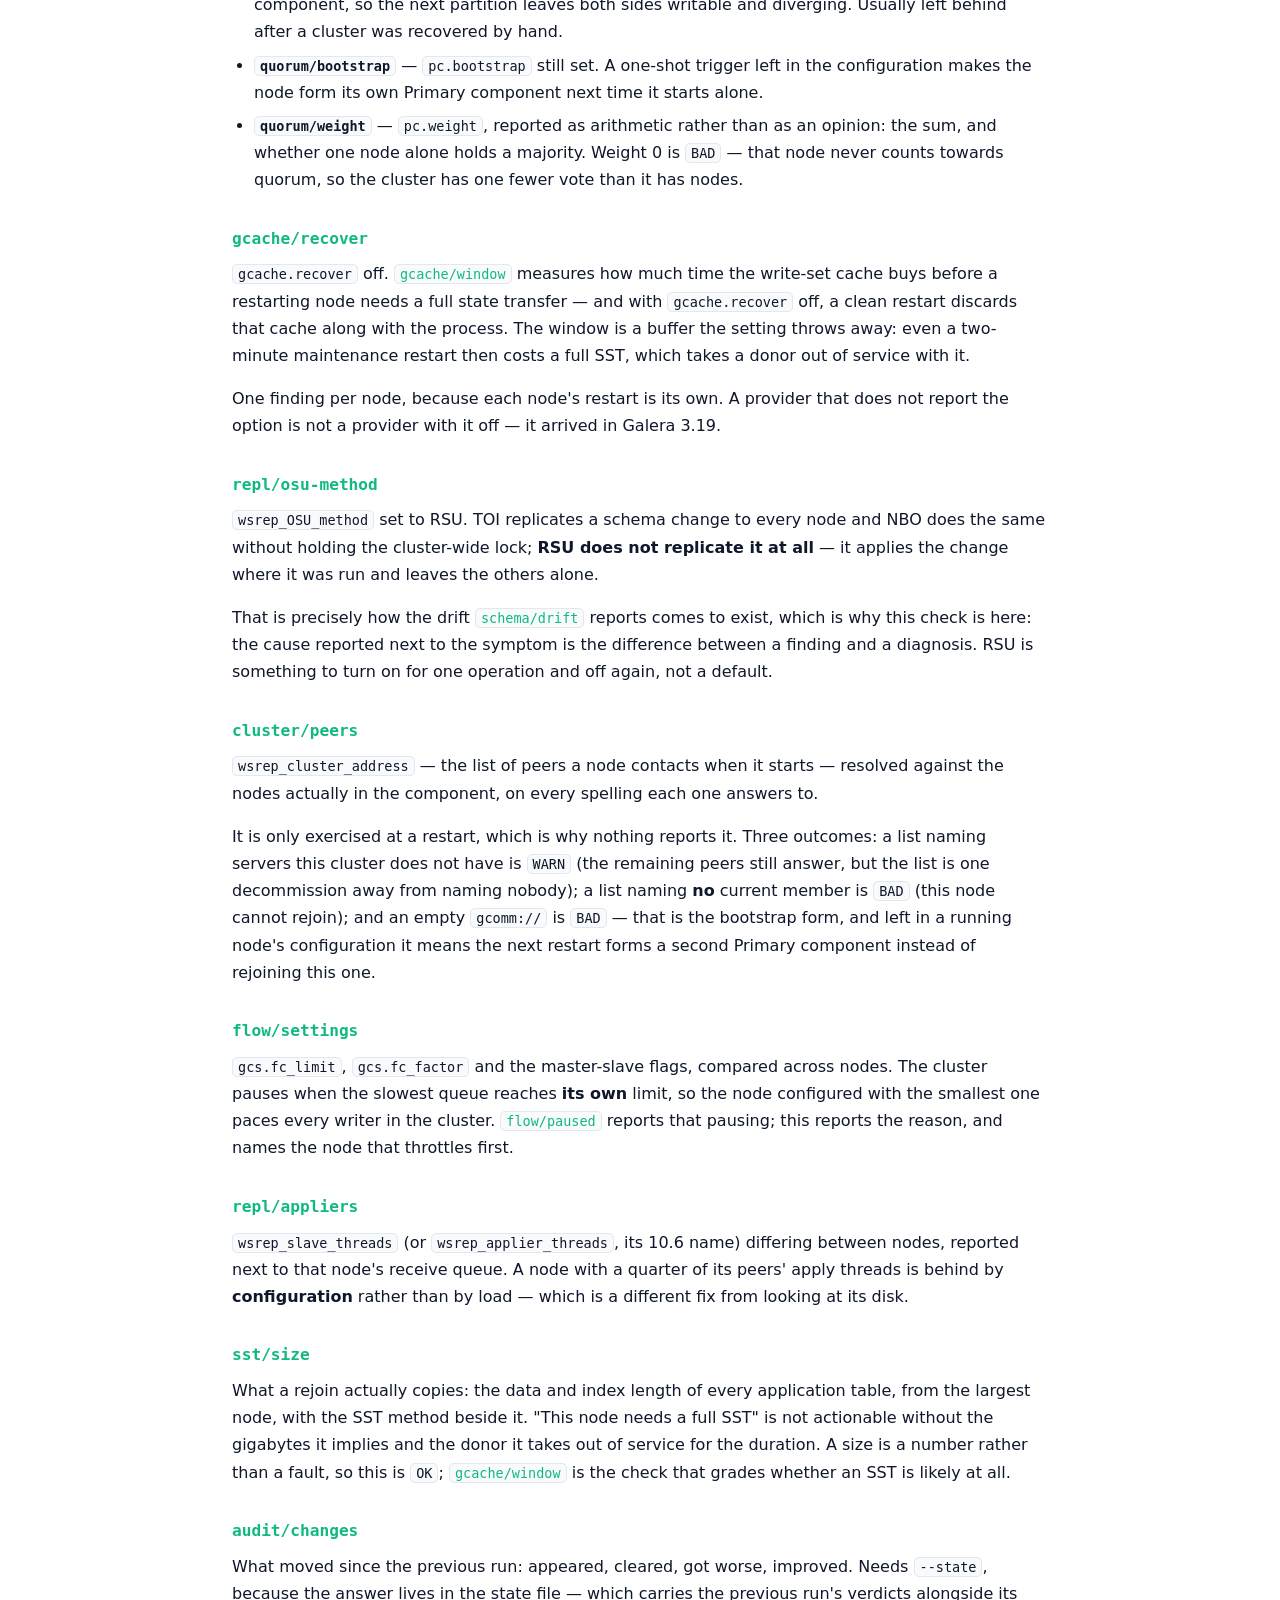
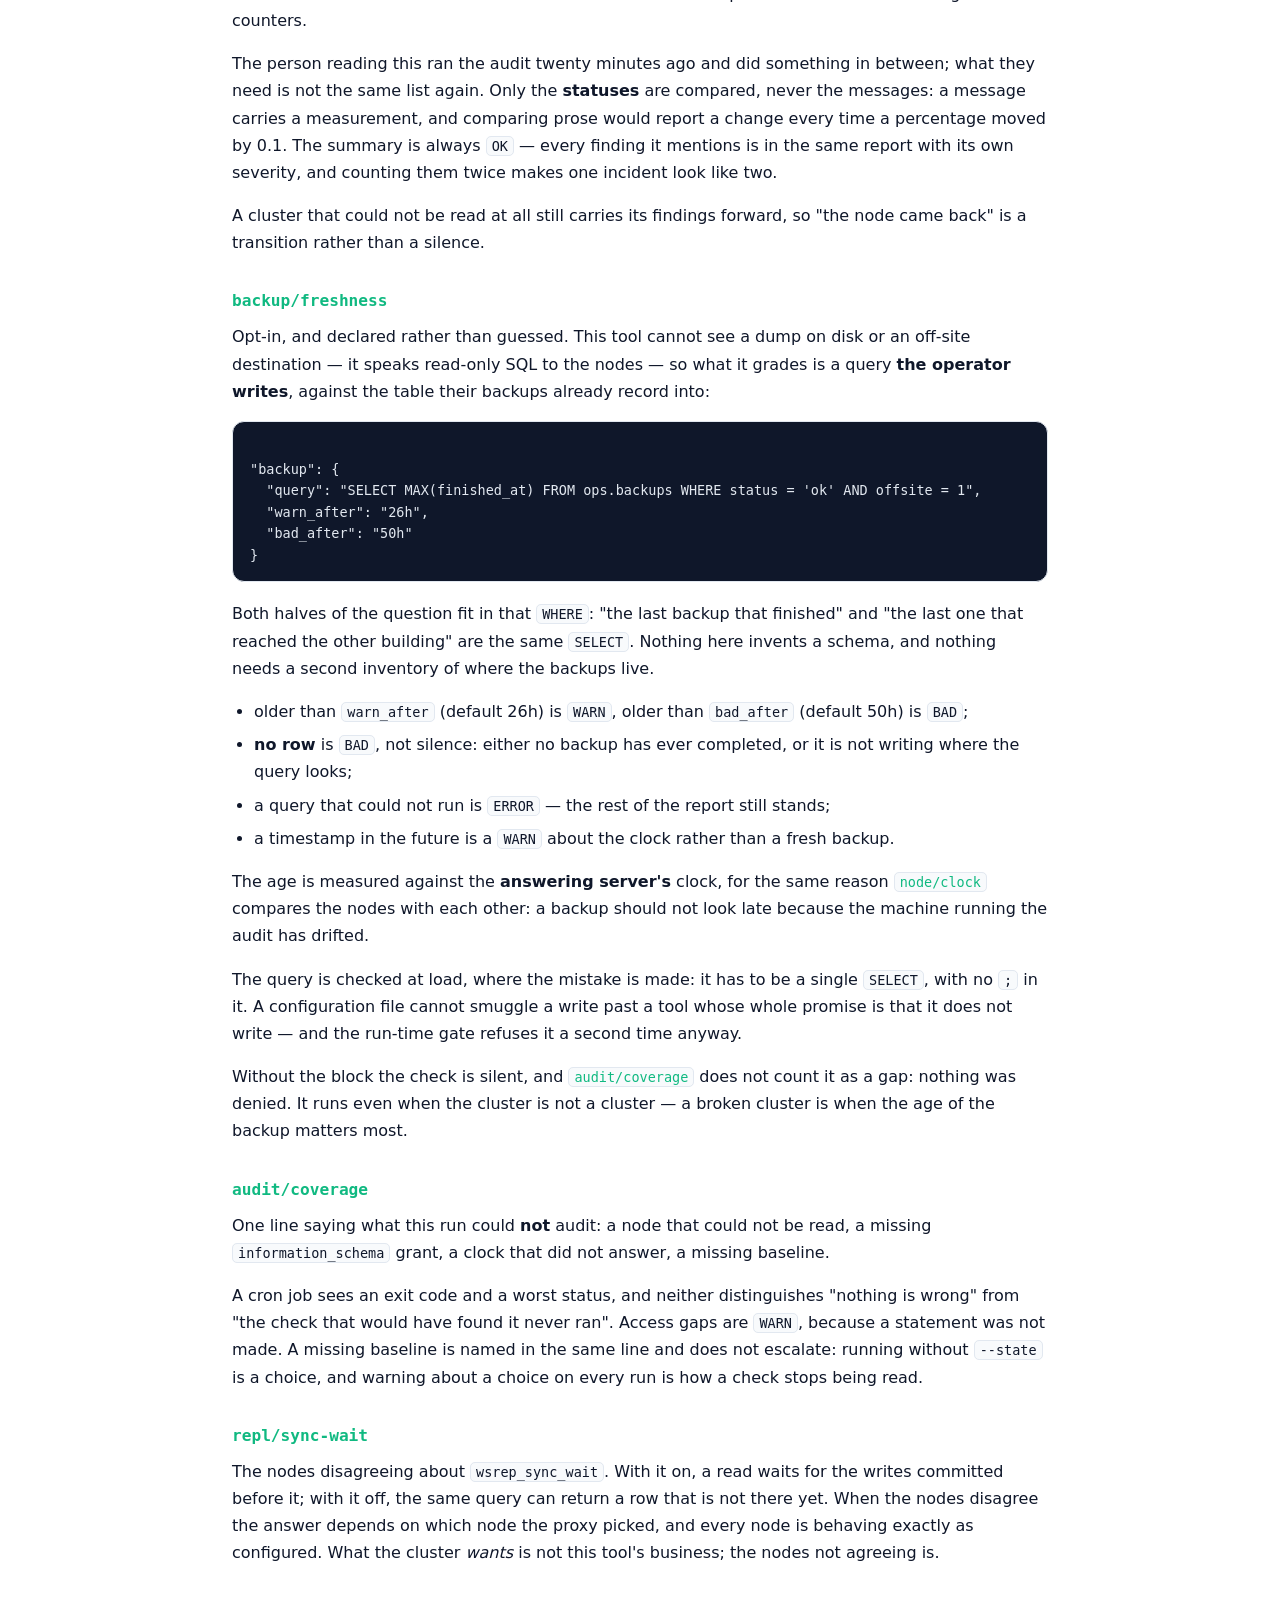
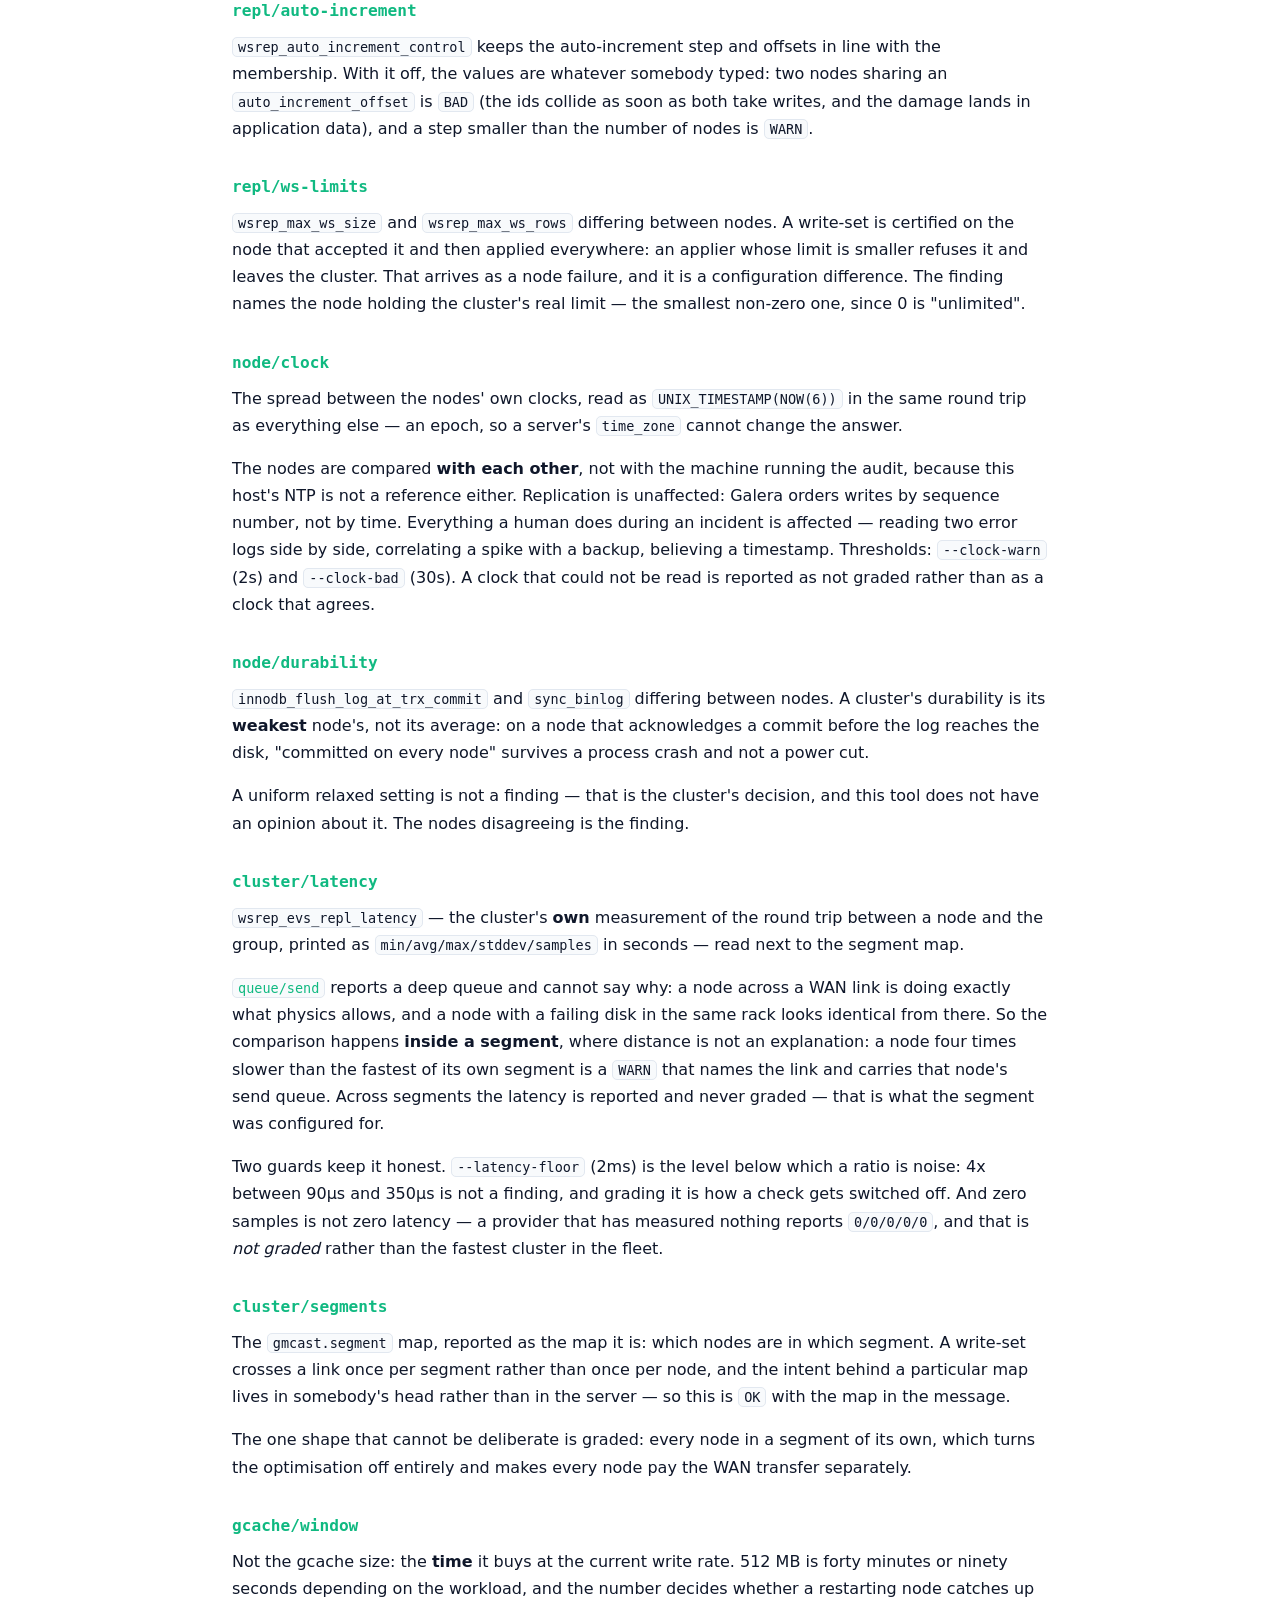
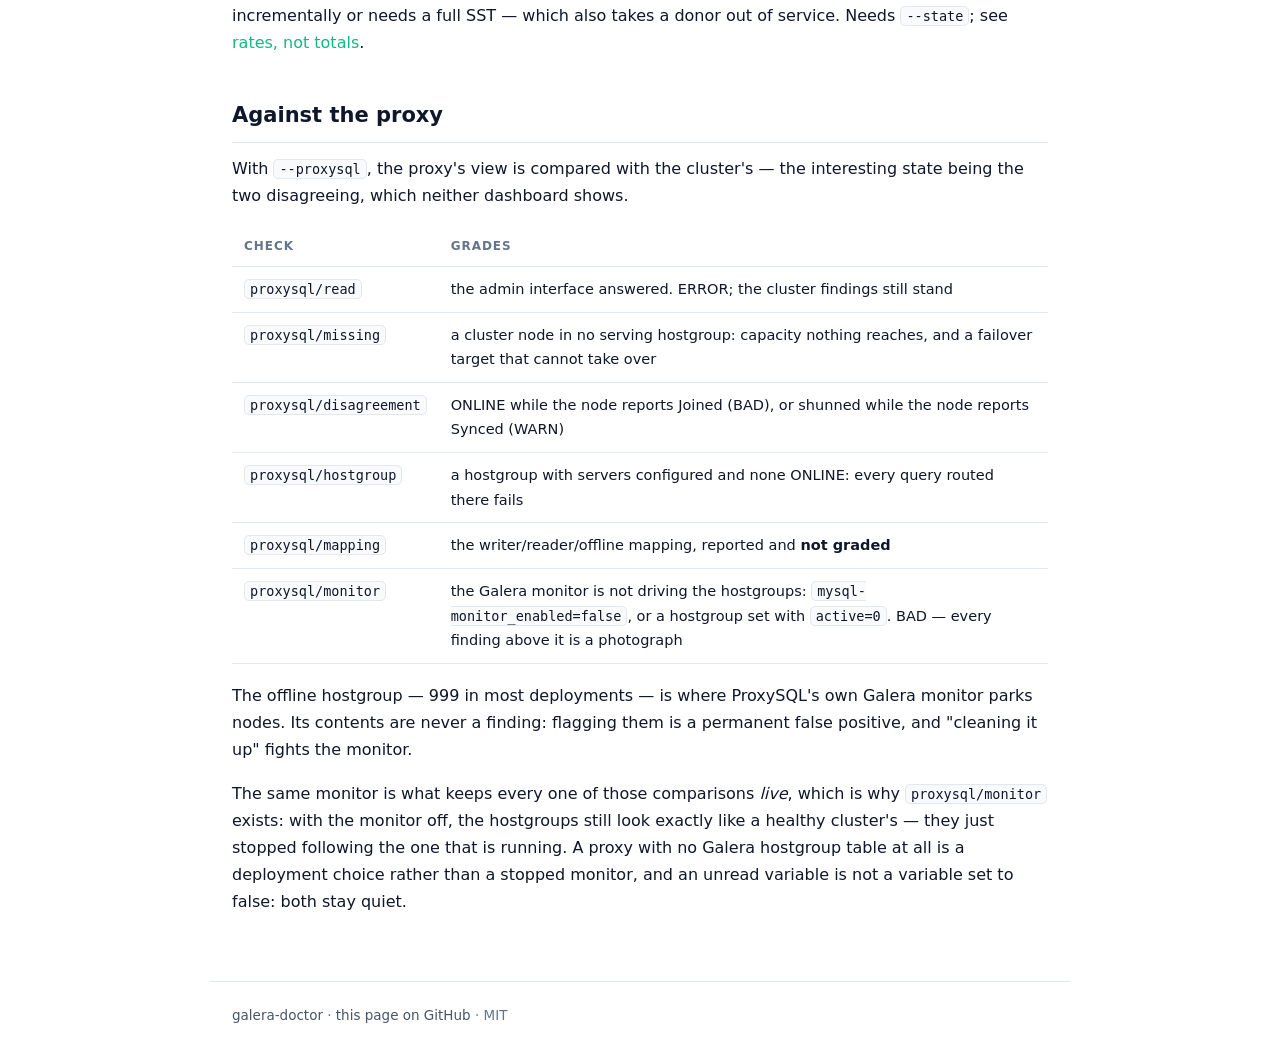
<file: site/docs/checks.html>
<!doctype html>
<html lang="en">
<head>
<meta charset="utf-8">
<meta name="viewport" content="width=device-width, initial-scale=1">
<title>Checks — galera-doctor</title>
<meta name="description" content="Checks — galera-doctor, a read-only audit of a MariaDB/MySQL Galera cluster.">
<link rel="canonical" href="https://allan-nava.github.io/galera-doctor/docs/checks.html">
<meta name="robots" content="index, follow">
<meta name="theme-color" content="#0b1120">
<link rel="icon" href="../mark.svg" type="image/svg+xml">
<meta property="og:title" content="Checks — galera-doctor">
<meta property="og:description" content="galera-doctor: the Galera states no wsrep_* counter can show you.">
<meta property="og:type" content="article">
<meta property="og:url" content="https://allan-nava.github.io/galera-doctor/docs/checks.html">
<meta property="og:image" content="https://allan-nava.github.io/galera-doctor/og-image.png">
<meta name="twitter:card" content="summary_large_image">
<link rel="stylesheet" href="docs.css">
</head>
<body>
<nav>
  <a class="home" href="../"><img src="../mark.svg" alt="" width="26" height="26"> galera-doctor</a>
  <a href="https://github.com/Allan-Nava/galera-doctor">GitHub</a>
</nav>
<main>
<h1>Checks</h1>
<p>
Each finding carries <code>check</code>, <code>target</code>, <code>status</code>, <code>message</code>, a <code>value</code>/<code>unit</code> where there is a number, and a <code>hint</code> that says what it means operationally. Worst first, always.
</p>
<p>
<code>ERROR</code> sorts above <code>BAD</code>: a node that could not be read invalidates every cluster-wide statement made without it, and that has to be seen first.
</p>
<h2 id="the-cluster-as-a-whole">The cluster as a whole</h2>
<div class="scroll"><table><thead><tr>
<th>Check</th>
<th>Grades</th>
</tr></thead><tbody>
<tr>
<td><code>node/read</code></td>
<td>the node answered at all. ERROR — every cluster finding below is conditional on it</td>
</tr>
<tr>
<td><code>node/not-galera</code></td>
<td><code>wsrep_provider</code> unset: a standalone server, excluded from every comparison</td>
</tr>
<tr>
<td><code>cluster/uuid</code></td>
<td>nodes reporting different state UUIDs — one name, two clusters</td>
</tr>
<tr>
<td><code>cluster/conf-id</code></td>
<td>nodes disagreeing about the membership generation (usually a change caught mid-flight)</td>
</tr>
<tr>
<td><code>cluster/primary</code></td>
<td>a node outside the Primary component: it refuses writes and serves stale reads</td>
</tr>
<tr>
<td><code>cluster/size</code></td>
<td>membership size against <code>--expect-nodes</code>; nodes <em>disagreeing</em> about it beats the size itself</td>
</tr>
<tr>
<td><code>cluster/versions</code>, <code>cluster/provider-version</code></td>
<td>mixed builds — expected during a rolling upgrade, a liability afterwards</td>
</tr>
</tbody></table></div>
<h2 id="per-node">Per node</h2>
<div class="scroll"><table><thead><tr>
<th>Check</th>
<th>Grades</th>
</tr></thead><tbody>
<tr>
<td><code>node/ready</code></td>
<td><code>wsrep_ready</code> OFF: queries touching replicated tables are refused</td>
</tr>
<tr>
<td><code>node/connected</code></td>
<td><code>wsrep_connected</code> OFF: not in the group communication at all</td>
</tr>
<tr>
<td><code>node/wsrep-on</code></td>
<td><code>wsrep_on</code> OFF: writes here are not replicated and will conflict later</td>
</tr>
<tr>
<td><code>node/state</code></td>
<td>the local state comment. Synced is OK, Donor/Desynced and Joined are warnings, anything else is BAD</td>
</tr>
<tr>
<td><code>node/desync</code></td>
<td><code>wsrep_desync</code> left ON after a backup or a schema change</td>
</tr>
<tr>
<td><code>node/read-only</code></td>
<td><code>read_only</code> ON — a failover that never finished, unless it is deliberate</td>
</tr>
<tr>
<td><code>queue/recv</code>, <code>queue/send</code></td>
<td>instantaneous queue depths: the node about to flow-control</td>
</tr>
</tbody></table></div>
<h2 id="the-ones-no-metric-shows">The ones no metric shows</h2>
<h3 id="systables-drift"><code>systables/drift</code></h3>
<p>
The column definitions of every table in the <code>mysql</code> schema, fingerprinted per node and compared.
</p>
<p>
Galera replicates the application's DDL. It does not replicate the maintenance that happens to the server's own tables, so two nodes can hold different definitions of <code>mysql.column_stats</code> — or of whatever <code>mysql_upgrade</code> touched on one node and not the others — indefinitely, while every <code>wsrep_*</code> counter reads perfectly healthy. The symptom arrives much later as a query plan that differs per node, or one node's error log filling up.
</p>
<p>
A node without <code>SELECT</code> on <code>information_schema</code> is reported as <strong>not audited</strong> rather than silently left out of the comparison.
</p>
<h3 id="schema-drift"><code>schema/drift</code></h3>
<p>
The same fingerprint comparison over the <strong>application</strong> base tables, keyed <code>schema.table</code>.
</p>
<p>
Galera <em>does</em> replicate this DDL, and that is what makes it a different diagnosis rather than the same check pointed at another schema: a difference here is a schema change that did not finish — a failed <code>ALTER</code>, one applied on a single node by hand, or one that landed while a node was desynced. The counters stay green because replication is not broken; it carried what it was given.
</p>
<p>
The fix is per node too, but it is <em>re-apply the change</em>, not <code>mysql_upgrade</code>.
</p>
<p>
A node that missed a whole schema change drifts on every table at once, so past five tables the finding becomes one line with the count — four hundred findings would bury the rest of the report. Views are excluded: their columns are derived from tables that are already being compared. A node without <code>SELECT</code> on <code>information_schema</code> is <strong>not audited</strong> rather than dropped from the comparison, and a cluster with no application tables at all is quiet — "there are none" and "they could not be read" are different findings.
</p>
<p>
<code>--no-schema</code> skips this read and the primary key one with it: on an instance with tens of thousands of tables they are the only part of the audit that costs more than microseconds.
</p>
<h3 id="schema-no-pk"><code>schema/no-pk</code></h3>
<p>
Application tables without a primary key, as a union across nodes. Galera's row-based certification applies these with a full-row scan on every node, and <code>DELETE</code>s can apply in a different order — the documentation calls it unsupported.
</p>
<h3 id="schema-engine"><code>schema/engine</code></h3>
<p>
Application base tables on an engine Galera does not replicate — MyISAM, Aria, anything that is not InnoDB.
</p>
<p>
The write succeeds. Nothing certifies it, nothing replicates it, and no counter records that it went nowhere: the rows exist on the node that took them. This is the sibling of <code>schema/no-pk</code> and a worse diagnosis — that one is a table Galera certifies badly, this one is a table it does not certify at all.
</p>
<p>
MariaDB can be told to replicate MyISAM and Aria (<code>wsrep_mode</code>, or the older <code>wsrep_replicate_myisam</code>). That is experimental, and it is <strong>per node</strong>: when the nodes disagree about it the finding is <code>BAD</code> rather than <code>WARN</code>, because then the same write lands on some of them and not others.
</p>
<h3 id="pxc-strict-mode"><code>pxc/strict-mode</code></h3>
<p>
Percona XtraDB Cluster is Galera under another name — the same provider, the same <code>wsrep_*</code> variables — so every check on this page already applies to it. The one thing it adds is <code>pxc_strict_mode</code>, which decides whether a node <strong>refuses</strong> the operations that break replication silently: a table with no primary key, a write to a MyISAM table, an unsupported DDL.
</p>
<p>
It is per node like everything else here, so the nodes <strong>disagreeing</strong> is <code>BAD</code> and not the obvious case: the permissive node accepts a statement its peers would have rejected, and the cluster then has to replicate something it was configured to refuse. Uniformly off is <code>WARN</code>, and the finding names <a href="#schemano-pk"><code>schema/no-pk</code></a> and <a href="#schemaengine"><code>schema/engine</code></a> — with the guard rail down, those are the consequences rather than warnings about a possibility.
</p>
<p>
MariaDB has no such variable, and a verdict about a setting that does not exist is not a verdict.
</p>
<h2 id="divergence-that-has-not-happened-yet">Divergence that has not happened yet</h2>
<p>
Everything above reports a state the cluster is already in. These are the ones where it is not yet: a setting that will produce different rows the next time somebody runs a DDL, a transaction the certifier is going to abort, a node the group is already suspicious of. From replication's point of view nothing has gone wrong at all, which is why none of it is in a counter.
</p>
<h3 id="node-sql-mode-node-charset-node-timezone"><code>node/sql-mode</code>, <code>node/charset</code>, <code>node/timezone</code></h3>
<p>
The settings that decide what a write <strong>means</strong>, compared across nodes.
</p>
<p>
Galera replicates the <em>result</em> of a statement, not its interpretation, so none of this ever becomes a conflict:
</p>
<ul>
<li><strong><code>node/sql-mode</code></strong> — the same DDL run against a laxer node builds a different table, and the same <code>INSERT</code> is refused on one node and truncated on another. The finding names the flags that are missing where, not two long strings to diff, and the server's own ordering of the set is not a difference.</li>
<li><strong><code>node/charset</code></strong> — <code>character_set_server</code> and <code>collation_server</code>. A <code>CREATE TABLE</code> without an explicit charset is a different table depending on where it ran, which is where a <a href="#schemadrift"><code>schema/drift</code></a> finding comes from: the cause standing next to the symptom, the way <a href="#replosu-method"><code>repl/osu-method</code></a> is for the other kind.</li>
<li><strong><code>node/timezone</code></strong> — <code>time_zone</code>, and <code>system_time_zone</code> when the nodes all say <code>SYSTEM</code>: agreeing on <code>SYSTEM</code> is not agreeing on a time zone, and a <code>NOW()</code> in a default or a trigger stores a different instant per node.</li>
</ul>
<h3 id="evs-delayed-evs-evicted"><code>evs/delayed</code>, <code>evs/evicted</code></h3>
<p>
<code>wsrep_evs_delayed</code> and the eviction list — the group communication layer's own opinion of its members, underneath everything <code>cluster/*</code> reads.
</p>
<p>
A node named in the delayed list is one the cluster considers flaky and, with <code>evs.auto_evict</code> set, is going to remove — while every membership check still reads Primary and Synced. An eviction list is the same warning after the fact and worse: an evicted member cannot rejoin until the list is cleared on every node, so the cluster is permanently smaller than its configuration says.
</p>
<h3 id="txn-long-running"><code>txn/long-running</code></h3>
<p>
Open transactions from <code>information_schema.INNODB_TRX</code>, older than <code>--txn-warn</code> (5m).
</p>
<p>
On a standalone server that is a slow query. In a cluster it is two other things: the likeliest <strong>brute-force abort</strong> when a conflicting writeset arrives, and the reason a rolling schema change hangs, because a TOI DDL waits for it on every node. Same row, different diagnosis — which is the only reason it is in this tool and not in a generic health check.
</p>
<p>
The statement text is deliberately <strong>not</strong> in the finding: a query carries data, and findings end up in tickets. The id and the age are what somebody needs in order to go and look.
</p>
<h3 id="schema-fk-cascade"><code>schema/fk-cascade</code></h3>
<p>
Cascading foreign keys in the application schemas.
</p>
<p>
Certification covers the rows the statement touched, not the rows a cascade goes on to change. Two writes to different parents can both certify and still collide in the child, which arrives as an inconsistency rather than as a conflict — the documented weak spot of certification-based replication, living in the schema where no counter looks.
</p>
<h3 id="sst-progress"><code>sst/progress</code></h3>
<p>
<code>wsrep_ist_receive_status</code> while a transfer is running. <a href="#nodestate"><code>node/state</code></a> already says Donor/Desynced or Joined; this says how far along it is, which is what decides whether waiting is the right thing to do.
</p>
<h2 id="the-write-paths-nobody-drew">The write paths nobody drew</h2>
<p>
A cluster is drawn as three nodes replicating to each other. Real deployments are rarely that tidy, and <strong>the cluster cannot see a write path it is not part of</strong> — so none of this appears in any <code>wsrep_*</code> counter.
</p>
<h3 id="repl-async-in-repl-async-out"><code>repl/async-in</code>, <code>repl/async-out</code></h3>
<p>
<code>SHOW REPLICA STATUS</code> and <code>SHOW REPLICAS</code> per node — under their older names on older builds, and read by column name because those were renamed with the statements.
</p>
<ul>
<li>A member that is <strong>also an async replica</strong> is a second write path into the cluster: <code>WARN</code>, naming the source. Those writes certify like any other and the cluster has no opinion about where they came from.</li>
<li>A link that is <strong>configured and not running</strong> is <code>BAD</code>, carrying the server's own error. Somebody believes those writes are arriving — and a link that resumes after a long stop replays everything it missed into a cluster that has moved on.</li>
<li>A member <strong>feeding a downstream replica</strong> is <code>WARN</code>: a dependency the rest of the cluster knows nothing about, and the next SST rebuilds this node's binary logs out from under it.</li>
</ul>
<p>
<code>nil</code> versus empty is load-bearing here: a server with no replication answers with zero rows, and that is a different statement from a read that was refused. The second is reported by <a href="#auditcoverage"><code>audit/coverage</code></a>.
</p>
<h3 id="repl-writers"><code>repl/writers</code></h3>
<p>
<code>wsrep_replicated</code> per node — the writesets each node <em>originated</em> — over the interval. Needs <code>--state</code>.
</p>
<p>
"We only write to one node" is a belief, and this is the number that confirms or refutes it. No per-node dashboard shows a second writer, because each node looks busy in its own right; and writing to several nodes is where certification conflicts come from, so this is the <strong>cause</strong> behind a <a href="#replcert-failures"><code>repl/cert-failures</code></a> finding rather than another symptom.
</p>
<p>
A share under 2% is a heartbeat, a schema tool or a stray connection rather than a writer. An idle interval says so instead of inventing one. Without a baseline it reports who has written since each node last restarted — a different question — and says it is not graded.
</p>
<h3 id="node-binlog-node-binlog-format-node-binlog-updates"><code>node/binlog</code>, <code>node/binlog-format</code>, <code>node/binlog-updates</code></h3>
<p>
Galera does not need the binary log: it replicates by writeset. Everything <em>around</em> a cluster needs it.
</p>
<ul>
<li><strong><code>node/binlog</code></strong> — <code>log_bin</code> off on some nodes and on elsewhere: no backup, no downstream replica and no point-in-time recovery can be taken from those, which is discovered during a failover, when they are the ones left.</li>
<li><strong><code>node/binlog-format</code></strong> — the nodes disagreeing, and also the nodes agreeing on something that is not <code>ROW</code>, which Galera's own documentation requires.</li>
<li><strong><code>node/binlog-updates</code></strong> — <code>log_slave_updates</code> differing, graded only when some node has a binary log at all. A node that does not log the writesets it applies cannot be the source of a downstream replica: failing over to it breaks that replica silently.</li>
</ul>
<h3 id="node-restarted"><code>node/restarted</code></h3>
<p>
<code>wsrep_gcomm_uuid</code> — a new value on every boot — compared with the previous run, or an uptime shorter than it was on a build that does not report the uuid. Needs <code>--state</code>.
</p>
<p>
A restart resets every counter, which is why the rate checks fall back to <em>no baseline</em>; on its own that fallback looks like the tool being coy. This says what happened. And if nobody planned the restart, <strong>that</strong> is the finding rather than the ungraded rates.
</p>
<p>
An absent uuid on either side means nothing to compare, so a state file written before this check existed reports nothing — it did not need the format version to move, because an absent uuid cannot be mistaken for a different one.
</p>
<h3 id="cluster-membership-view"><code>cluster/membership-view</code></h3>
<p>
<code>information_schema.WSREP_MEMBERSHIP</code>, where the <code>wsrep_info</code> plugin is installed: the <strong>group's own</strong> list of its members, against the nodes this run audited. Members are matched on every spelling a node answers to, the same way the proxy's server list is.
</p>
<p>
Two independent views of one membership, and the findings live only in the comparison:
</p>
<ul>
<li>a member the group lists that this run never read is <code>WARN</code> — every cluster-wide statement in the report was made without it, and a member nobody knows about is a member nobody is watching;</li>
<li>a node that reported itself as a member while the group has not listed it is <code>BAD</code>, which no single node can report about itself.</li>
</ul>
<p>
The plugin is optional, so its absence is silence rather than a gap: unlike a missing grant, nothing was denied, and <a href="#auditcoverage"><code>audit/coverage</code></a> does not count it.
</p>
<h3 id="repl-server-id-repl-gtid-domain-repl-gtid-strict"><code>repl/server-id</code>, <code>repl/gtid-domain</code>, <code>repl/gtid-strict</code></h3>
<ul>
<li><strong><code>repl/server-id</code></strong> — two nodes sharing a <code>server_id</code> is <code>BAD</code>, with or without a binary log: a replica downstream cannot tell their events apart, and a replication loop becomes possible.</li>
<li><strong><code>repl/gtid-domain</code></strong> — every node in the cluster should share <code>gtid_domain_id</code>. With different ones, a failover <em>inside</em> the cluster rewrites history for every replica reading from it, and nothing inside the cluster notices, because replication here is by writeset.</li>
<li><strong><code>repl/gtid-strict</code></strong> — <code>gtid_strict_mode</code> differing means whether a downstream replica refuses a bad sequence depends on which node it happened to be reading from.</li>
</ul>
<p>
The two GTID checks are graded <strong>only when some node has a binary log</strong>: with nothing able to replicate out, a domain id that cannot reach anybody is not a finding. This tool does not have opinions about settings nothing reads.
</p>
<h3 id="repl-triggers"><code>repl/triggers</code></h3>
<p>
<code>wsrep_slave_run_triggers</code> per node. The writer's trigger has already put its rows into the writeset, so an applier that runs the trigger again applies them twice, and one that does not is doing the right thing.
</p>
<p>
The nodes <strong>disagreeing</strong> is therefore <code>BAD</code> — the same statement ends up with different rows per node, and certification compares writesets rather than their consequences. Uniformly on is <code>WARN</code>: the nodes stay consistent with each other, but every row the trigger writes is applied twice unless the trigger expects that.
</p>
<h2 id="what-the-next-restart-costs">What the next restart costs</h2>
<p>
Everything in this section is free today. It is a state the cluster has already decided, and the bill arrives at the next restart, failover or partition — which is why no <code>wsrep_*</code> counter has an opinion about any of it.
</p>
<h3 id="sst-method-sst-donor-sst-auth"><code>sst/method</code>, <code>sst/donor</code>, <code>sst/auth</code></h3>
<ul>
<li><strong><code>sst/method</code></strong> — the nodes disagreeing about <code>wsrep_sst_method</code>. The joiner asks and the donor serves, so a donor without the joiner's method installed cannot answer.</li>
<li><strong><code>sst/donor</code></strong> — <code>wsrep_sst_donor</code> naming a server this cluster does not have, under any spelling it answers to. Whether that is fatal is decided by a trailing comma: <code>node1,</code> falls back to any donor (<code>WARN</code>), <code>node1</code> is the only donor allowed and the node <strong>refuses to start</strong> without it (<code>BAD</code>).</li>
<li><strong><code>sst/auth</code></strong> — an empty <code>wsrep_sst_auth</code> with a method that logs in to the donor. The credentials can legitimately live in the <code>[sst]</code> section of the config where the server cannot see them, so this is a <code>WARN</code> that says so rather than a verdict.</li>
</ul>
<h3 id="quorum-ignore-sb-quorum-bootstrap-quorum-weight"><code>quorum/ignore-sb</code>, <code>quorum/bootstrap</code>, <code>quorum/weight</code></h3>
<ul>
<li><strong><code>quorum/ignore-sb</code></strong> — <code>pc.ignore_sb</code> on. The node keeps accepting writes in a non-Primary component, so the next partition leaves both sides writable and diverging. Usually left behind after a cluster was recovered by hand.</li>
<li><strong><code>quorum/bootstrap</code></strong> — <code>pc.bootstrap</code> still set. A one-shot trigger left in the configuration makes the node form its own Primary component next time it starts alone.</li>
<li><strong><code>quorum/weight</code></strong> — <code>pc.weight</code>, reported as arithmetic rather than as an opinion: the sum, and whether one node alone holds a majority. Weight 0 is <code>BAD</code> — that node never counts towards quorum, so the cluster has one fewer vote than it has nodes.</li>
</ul>
<h3 id="gcache-recover"><code>gcache/recover</code></h3>
<p>
<code>gcache.recover</code> off. <a href="#gcachewindow"><code>gcache/window</code></a> measures how much time the write-set cache buys before a restarting node needs a full state transfer — and with <code>gcache.recover</code> off, a clean restart discards that cache along with the process. The window is a buffer the setting throws away: even a two-minute maintenance restart then costs a full SST, which takes a donor out of service with it.
</p>
<p>
One finding per node, because each node's restart is its own. A provider that does not report the option is not a provider with it off — it arrived in Galera 3.19.
</p>
<h3 id="repl-osu-method"><code>repl/osu-method</code></h3>
<p>
<code>wsrep_OSU_method</code> set to RSU. TOI replicates a schema change to every node and NBO does the same without holding the cluster-wide lock; <strong>RSU does not replicate it at all</strong> — it applies the change where it was run and leaves the others alone.
</p>
<p>
That is precisely how the drift <a href="#schemadrift"><code>schema/drift</code></a> reports comes to exist, which is why this check is here: the cause reported next to the symptom is the difference between a finding and a diagnosis. RSU is something to turn on for one operation and off again, not a default.
</p>
<h3 id="cluster-peers"><code>cluster/peers</code></h3>
<p>
<code>wsrep_cluster_address</code> — the list of peers a node contacts when it starts — resolved against the nodes actually in the component, on every spelling each one answers to.
</p>
<p>
It is only exercised at a restart, which is why nothing reports it. Three outcomes: a list naming servers this cluster does not have is <code>WARN</code> (the remaining peers still answer, but the list is one decommission away from naming nobody); a list naming <strong>no</strong> current member is <code>BAD</code> (this node cannot rejoin); and an empty <code>gcomm://</code> is <code>BAD</code> — that is the bootstrap form, and left in a running node's configuration it means the next restart forms a second Primary component instead of rejoining this one.
</p>
<h3 id="flow-settings"><code>flow/settings</code></h3>
<p>
<code>gcs.fc_limit</code>, <code>gcs.fc_factor</code> and the master-slave flags, compared across nodes. The cluster pauses when the slowest queue reaches <strong>its own</strong> limit, so the node configured with the smallest one paces every writer in the cluster. <a href="#flowpaused"><code>flow/paused</code></a> reports that pausing; this reports the reason, and names the node that throttles first.
</p>
<h3 id="repl-appliers"><code>repl/appliers</code></h3>
<p>
<code>wsrep_slave_threads</code> (or <code>wsrep_applier_threads</code>, its 10.6 name) differing between nodes, reported next to that node's receive queue. A node with a quarter of its peers' apply threads is behind by <strong>configuration</strong> rather than by load — which is a different fix from looking at its disk.
</p>
<h3 id="sst-size"><code>sst/size</code></h3>
<p>
What a rejoin actually copies: the data and index length of every application table, from the largest node, with the SST method beside it. "This node needs a full SST" is not actionable without the gigabytes it implies and the donor it takes out of service for the duration. A size is a number rather than a fault, so this is <code>OK</code>; <a href="#gcachewindow"><code>gcache/window</code></a> is the check that grades whether an SST is likely at all.
</p>
<h3 id="audit-changes"><code>audit/changes</code></h3>
<p>
What moved since the previous run: appeared, cleared, got worse, improved. Needs <code>--state</code>, because the answer lives in the state file — which carries the previous run's verdicts alongside its counters.
</p>
<p>
The person reading this ran the audit twenty minutes ago and did something in between; what they need is not the same list again. Only the <strong>statuses</strong> are compared, never the messages: a message carries a measurement, and comparing prose would report a change every time a percentage moved by 0.1. The summary is always <code>OK</code> — every finding it mentions is in the same report with its own severity, and counting them twice makes one incident look like two.
</p>
<p>
A cluster that could not be read at all still carries its findings forward, so "the node came back" is a transition rather than a silence.
</p>
<h3 id="backup-freshness"><code>backup/freshness</code></h3>
<p>
Opt-in, and declared rather than guessed. This tool cannot see a dump on disk or an off-site destination — it speaks read-only SQL to the nodes — so what it grades is a query <strong>the operator writes</strong>, against the table their backups already record into:
</p>
<pre><code>
"backup": {
  "query": "SELECT MAX(finished_at) FROM ops.backups WHERE status = 'ok' AND offsite = 1",
  "warn_after": "26h",
  "bad_after": "50h"
}
</code></pre>
<p>
Both halves of the question fit in that <code>WHERE</code>: "the last backup that finished" and "the last one that reached the other building" are the same <code>SELECT</code>. Nothing here invents a schema, and nothing needs a second inventory of where the backups live.
</p>
<ul>
<li>older than <code>warn_after</code> (default 26h) is <code>WARN</code>, older than <code>bad_after</code> (default 50h) is <code>BAD</code>;</li>
<li><strong>no row</strong> is <code>BAD</code>, not silence: either no backup has ever completed, or it is not writing where the query looks;</li>
<li>a query that could not run is <code>ERROR</code> — the rest of the report still stands;</li>
<li>a timestamp in the future is a <code>WARN</code> about the clock rather than a fresh backup.</li>
</ul>
<p>
The age is measured against the <strong>answering server's</strong> clock, for the same reason <a href="#nodeclock"><code>node/clock</code></a> compares the nodes with each other: a backup should not look late because the machine running the audit has drifted.
</p>
<p>
The query is checked at load, where the mistake is made: it has to be a single <code>SELECT</code>, with no <code>;</code> in it. A configuration file cannot smuggle a write past a tool whose whole promise is that it does not write — and the run-time gate refuses it a second time anyway.
</p>
<p>
Without the block the check is silent, and <a href="#auditcoverage"><code>audit/coverage</code></a> does not count it as a gap: nothing was denied. It runs even when the cluster is not a cluster — a broken cluster is when the age of the backup matters most.
</p>
<h3 id="audit-coverage"><code>audit/coverage</code></h3>
<p>
One line saying what this run could <strong>not</strong> audit: a node that could not be read, a missing <code>information_schema</code> grant, a clock that did not answer, a missing baseline.
</p>
<p>
A cron job sees an exit code and a worst status, and neither distinguishes "nothing is wrong" from "the check that would have found it never ran". Access gaps are <code>WARN</code>, because a statement was not made. A missing baseline is named in the same line and does not escalate: running without <code>--state</code> is a choice, and warning about a choice on every run is how a check stops being read.
</p>
<h3 id="repl-sync-wait"><code>repl/sync-wait</code></h3>
<p>
The nodes disagreeing about <code>wsrep_sync_wait</code>. With it on, a read waits for the writes committed before it; with it off, the same query can return a row that is not there yet. When the nodes disagree the answer depends on which node the proxy picked, and every node is behaving exactly as configured. What the cluster <em>wants</em> is not this tool's business; the nodes not agreeing is.
</p>
<h3 id="repl-auto-increment"><code>repl/auto-increment</code></h3>
<p>
<code>wsrep_auto_increment_control</code> keeps the auto-increment step and offsets in line with the membership. With it off, the values are whatever somebody typed: two nodes sharing an <code>auto_increment_offset</code> is <code>BAD</code> (the ids collide as soon as both take writes, and the damage lands in application data), and a step smaller than the number of nodes is <code>WARN</code>.
</p>
<h3 id="repl-ws-limits"><code>repl/ws-limits</code></h3>
<p>
<code>wsrep_max_ws_size</code> and <code>wsrep_max_ws_rows</code> differing between nodes. A write-set is certified on the node that accepted it and then applied everywhere: an applier whose limit is smaller refuses it and leaves the cluster. That arrives as a node failure, and it is a configuration difference. The finding names the node holding the cluster's real limit — the smallest non-zero one, since 0 is "unlimited".
</p>
<h3 id="node-clock"><code>node/clock</code></h3>
<p>
The spread between the nodes' own clocks, read as <code>UNIX_TIMESTAMP(NOW(6))</code> in the same round trip as everything else — an epoch, so a server's <code>time_zone</code> cannot change the answer.
</p>
<p>
The nodes are compared <strong>with each other</strong>, not with the machine running the audit, because this host's NTP is not a reference either. Replication is unaffected: Galera orders writes by sequence number, not by time. Everything a human does during an incident is affected — reading two error logs side by side, correlating a spike with a backup, believing a timestamp. Thresholds: <code>--clock-warn</code> (2s) and <code>--clock-bad</code> (30s). A clock that could not be read is reported as not graded rather than as a clock that agrees.
</p>
<h3 id="node-durability"><code>node/durability</code></h3>
<p>
<code>innodb_flush_log_at_trx_commit</code> and <code>sync_binlog</code> differing between nodes. A cluster's durability is its <strong>weakest</strong> node's, not its average: on a node that acknowledges a commit before the log reaches the disk, "committed on every node" survives a process crash and not a power cut.
</p>
<p>
A uniform relaxed setting is not a finding — that is the cluster's decision, and this tool does not have an opinion about it. The nodes disagreeing is the finding.
</p>
<h3 id="cluster-latency"><code>cluster/latency</code></h3>
<p>
<code>wsrep_evs_repl_latency</code> — the cluster's <strong>own</strong> measurement of the round trip between a node and the group, printed as <code>min/avg/max/stddev/samples</code> in seconds — read next to the segment map.
</p>
<p>
<a href="#queuerecv-queuesend"><code>queue/send</code></a> reports a deep queue and cannot say why: a node across a WAN link is doing exactly what physics allows, and a node with a failing disk in the same rack looks identical from there. So the comparison happens <strong>inside a segment</strong>, where distance is not an explanation: a node four times slower than the fastest of its own segment is a <code>WARN</code> that names the link and carries that node's send queue. Across segments the latency is reported and never graded — that is what the segment was configured for.
</p>
<p>
Two guards keep it honest. <code>--latency-floor</code> (2ms) is the level below which a ratio is noise: 4x between 90µs and 350µs is not a finding, and grading it is how a check gets switched off. And zero samples is not zero latency — a provider that has measured nothing reports <code>0/0/0/0/0</code>, and that is <em>not graded</em> rather than the fastest cluster in the fleet.
</p>
<h3 id="cluster-segments"><code>cluster/segments</code></h3>
<p>
The <code>gmcast.segment</code> map, reported as the map it is: which nodes are in which segment. A write-set crosses a link once per segment rather than once per node, and the intent behind a particular map lives in somebody's head rather than in the server — so this is <code>OK</code> with the map in the message.
</p>
<p>
The one shape that cannot be deliberate is graded: every node in a segment of its own, which turns the optimisation off entirely and makes every node pay the WAN transfer separately.
</p>
<h3 id="gcache-window"><code>gcache/window</code></h3>
<p>
Not the gcache size: the <strong>time</strong> it buys at the current write rate. 512 MB is forty minutes or ninety seconds depending on the workload, and the number decides whether a restarting node catches up incrementally or needs a full SST — which also takes a donor out of service. Needs <code>--state</code>; see <a href="rates.html">rates, not totals</a>.
</p>
<h2 id="against-the-proxy">Against the proxy</h2>
<p>
With <code>--proxysql</code>, the proxy's view is compared with the cluster's — the interesting state being the two disagreeing, which neither dashboard shows.
</p>
<div class="scroll"><table><thead><tr>
<th>Check</th>
<th>Grades</th>
</tr></thead><tbody>
<tr>
<td><code>proxysql/read</code></td>
<td>the admin interface answered. ERROR; the cluster findings still stand</td>
</tr>
<tr>
<td><code>proxysql/missing</code></td>
<td>a cluster node in no serving hostgroup: capacity nothing reaches, and a failover target that cannot take over</td>
</tr>
<tr>
<td><code>proxysql/disagreement</code></td>
<td>ONLINE while the node reports Joined (BAD), or shunned while the node reports Synced (WARN)</td>
</tr>
<tr>
<td><code>proxysql/hostgroup</code></td>
<td>a hostgroup with servers configured and none ONLINE: every query routed there fails</td>
</tr>
<tr>
<td><code>proxysql/mapping</code></td>
<td>the writer/reader/offline mapping, reported and <strong>not graded</strong></td>
</tr>
<tr>
<td><code>proxysql/monitor</code></td>
<td>the Galera monitor is not driving the hostgroups: <code>mysql-monitor_enabled=false</code>, or a hostgroup set with <code>active=0</code>. BAD — every finding above it is a photograph</td>
</tr>
</tbody></table></div>
<p>
The offline hostgroup — 999 in most deployments — is where ProxySQL's own Galera monitor parks nodes. Its contents are never a finding: flagging them is a permanent false positive, and "cleaning it up" fights the monitor.
</p>
<p>
The same monitor is what keeps every one of those comparisons <em>live</em>, which is why <code>proxysql/monitor</code> exists: with the monitor off, the hostgroups still look exactly like a healthy cluster's — they just stopped following the one that is running. A proxy with no Galera hostgroup table at all is a deployment choice rather than a stopped monitor, and an unread variable is not a variable set to false: both stay quiet.
</p>
</main>
<footer>
  <a href="../">galera-doctor</a> ·
  <a href="https://github.com/Allan-Nava/galera-doctor/blob/main/docs/checks.md">this page on GitHub</a> ·
  MIT
</footer>
</body>
</html>
</file>
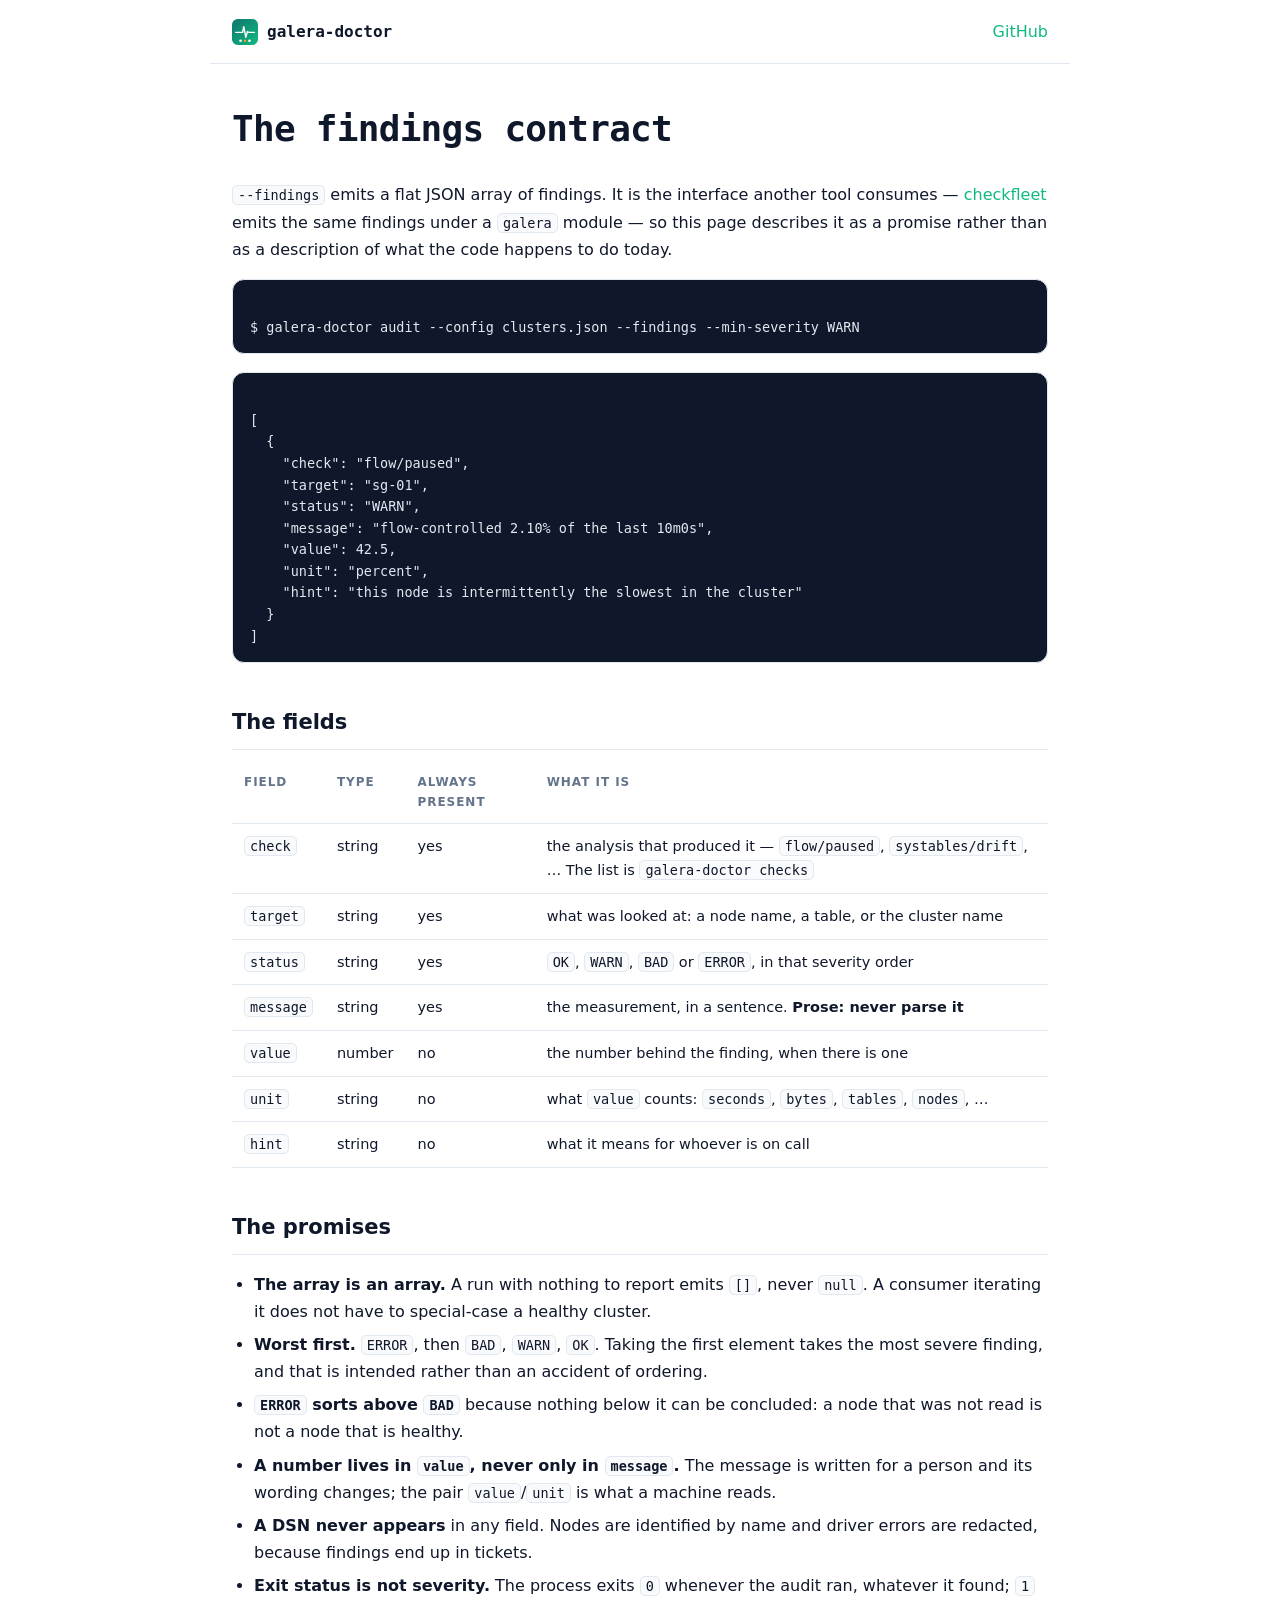
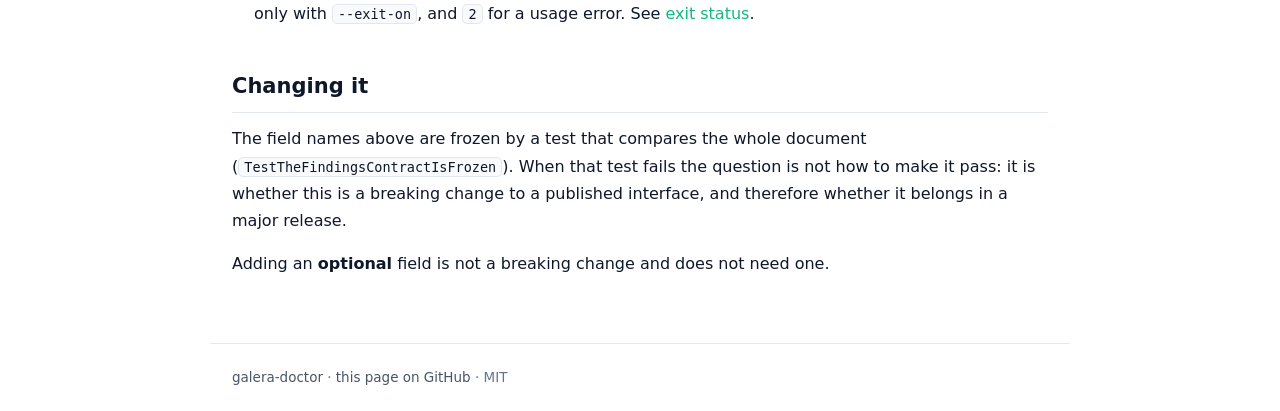
<file: site/docs/findings.html>
<!doctype html>
<html lang="en">
<head>
<meta charset="utf-8">
<meta name="viewport" content="width=device-width, initial-scale=1">
<title>The findings contract — galera-doctor</title>
<meta name="description" content="The findings contract — galera-doctor, a read-only audit of a MariaDB/MySQL Galera cluster.">
<link rel="canonical" href="https://allan-nava.github.io/galera-doctor/docs/findings.html">
<meta name="robots" content="index, follow">
<meta name="theme-color" content="#0b1120">
<link rel="icon" href="../mark.svg" type="image/svg+xml">
<meta property="og:title" content="The findings contract — galera-doctor">
<meta property="og:description" content="galera-doctor: the Galera states no wsrep_* counter can show you.">
<meta property="og:type" content="article">
<meta property="og:url" content="https://allan-nava.github.io/galera-doctor/docs/findings.html">
<meta property="og:image" content="https://allan-nava.github.io/galera-doctor/og-image.png">
<meta name="twitter:card" content="summary_large_image">
<link rel="stylesheet" href="docs.css">
</head>
<body>
<nav>
  <a class="home" href="../"><img src="../mark.svg" alt="" width="26" height="26"> galera-doctor</a>
  <a href="https://github.com/Allan-Nava/galera-doctor">GitHub</a>
</nav>
<main>
<h1>The findings contract</h1>
<p>
<code>--findings</code> emits a flat JSON array of findings. It is the interface another tool consumes — <a href="https://github.com/Allan-Nava/checkfleet">checkfleet</a> emits the same findings under a <code>galera</code> module — so this page describes it as a promise rather than as a description of what the code happens to do today.
</p>
<pre><code>
$ galera-doctor audit --config clusters.json --findings --min-severity WARN
</code></pre>
<pre><code>
[
  {
    "check": "flow/paused",
    "target": "sg-01",
    "status": "WARN",
    "message": "flow-controlled 2.10% of the last 10m0s",
    "value": 42.5,
    "unit": "percent",
    "hint": "this node is intermittently the slowest in the cluster"
  }
]
</code></pre>
<h2 id="the-fields">The fields</h2>
<div class="scroll"><table><thead><tr>
<th>Field</th>
<th>Type</th>
<th>Always present</th>
<th>What it is</th>
</tr></thead><tbody>
<tr>
<td><code>check</code></td>
<td>string</td>
<td>yes</td>
<td>the analysis that produced it — <code>flow/paused</code>, <code>systables/drift</code>, … The list is <code>galera-doctor checks</code></td>
</tr>
<tr>
<td><code>target</code></td>
<td>string</td>
<td>yes</td>
<td>what was looked at: a node name, a table, or the cluster name</td>
</tr>
<tr>
<td><code>status</code></td>
<td>string</td>
<td>yes</td>
<td><code>OK</code>, <code>WARN</code>, <code>BAD</code> or <code>ERROR</code>, in that severity order</td>
</tr>
<tr>
<td><code>message</code></td>
<td>string</td>
<td>yes</td>
<td>the measurement, in a sentence. <strong>Prose: never parse it</strong></td>
</tr>
<tr>
<td><code>value</code></td>
<td>number</td>
<td>no</td>
<td>the number behind the finding, when there is one</td>
</tr>
<tr>
<td><code>unit</code></td>
<td>string</td>
<td>no</td>
<td>what <code>value</code> counts: <code>seconds</code>, <code>bytes</code>, <code>tables</code>, <code>nodes</code>, …</td>
</tr>
<tr>
<td><code>hint</code></td>
<td>string</td>
<td>no</td>
<td>what it means for whoever is on call</td>
</tr>
</tbody></table></div>
<h2 id="the-promises">The promises</h2>
<ul>
<li><strong>The array is an array.</strong> A run with nothing to report emits <code>[]</code>, never <code>null</code>. A consumer iterating it does not have to special-case a healthy cluster.</li>
<li><strong>Worst first.</strong> <code>ERROR</code>, then <code>BAD</code>, <code>WARN</code>, <code>OK</code>. Taking the first element takes the most severe finding, and that is intended rather than an accident of ordering.</li>
<li><strong><code>ERROR</code> sorts above <code>BAD</code></strong> because nothing below it can be concluded: a node that was not read is not a node that is healthy.</li>
<li><strong>A number lives in <code>value</code>, never only in <code>message</code>.</strong> The message is written for a person and its wording changes; the pair <code>value</code>/<code>unit</code> is what a machine reads.</li>
<li><strong>A DSN never appears</strong> in any field. Nodes are identified by name and driver errors are redacted, because findings end up in tickets.</li>
<li><strong>Exit status is not severity.</strong> The process exits <code>0</code> whenever the audit ran, whatever it found; <code>1</code> only with <code>--exit-on</code>, and <code>2</code> for a usage error. See <a href="usage.html#exit-status">exit status</a>.</li>
</ul>
<h2 id="changing-it">Changing it</h2>
<p>
The field names above are frozen by a test that compares the whole document (<code>TestTheFindingsContractIsFrozen</code>). When that test fails the question is not how to make it pass: it is whether this is a breaking change to a published interface, and therefore whether it belongs in a major release.
</p>
<p>
Adding an <strong>optional</strong> field is not a breaking change and does not need one.
</p>
</main>
<footer>
  <a href="../">galera-doctor</a> ·
  <a href="https://github.com/Allan-Nava/galera-doctor/blob/main/docs/findings.md">this page on GitHub</a> ·
  MIT
</footer>
</body>
</html>
</file>
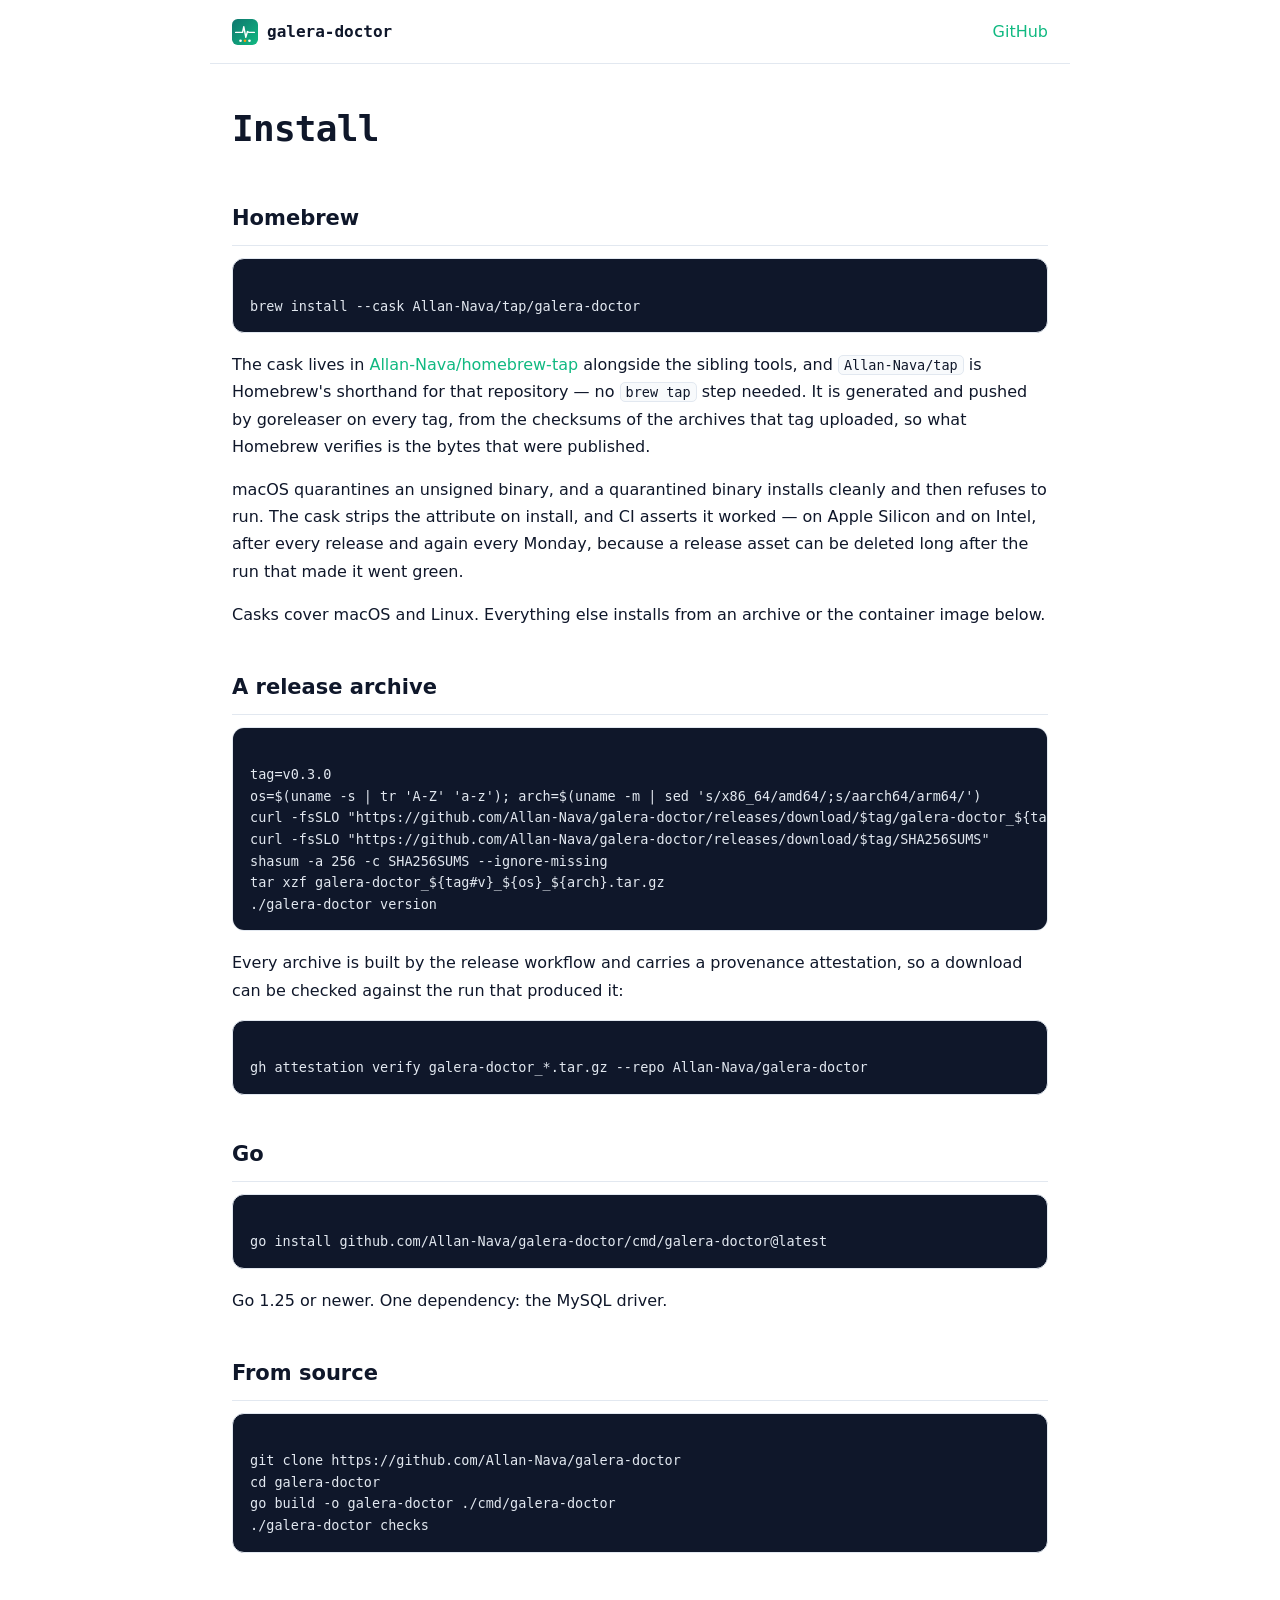
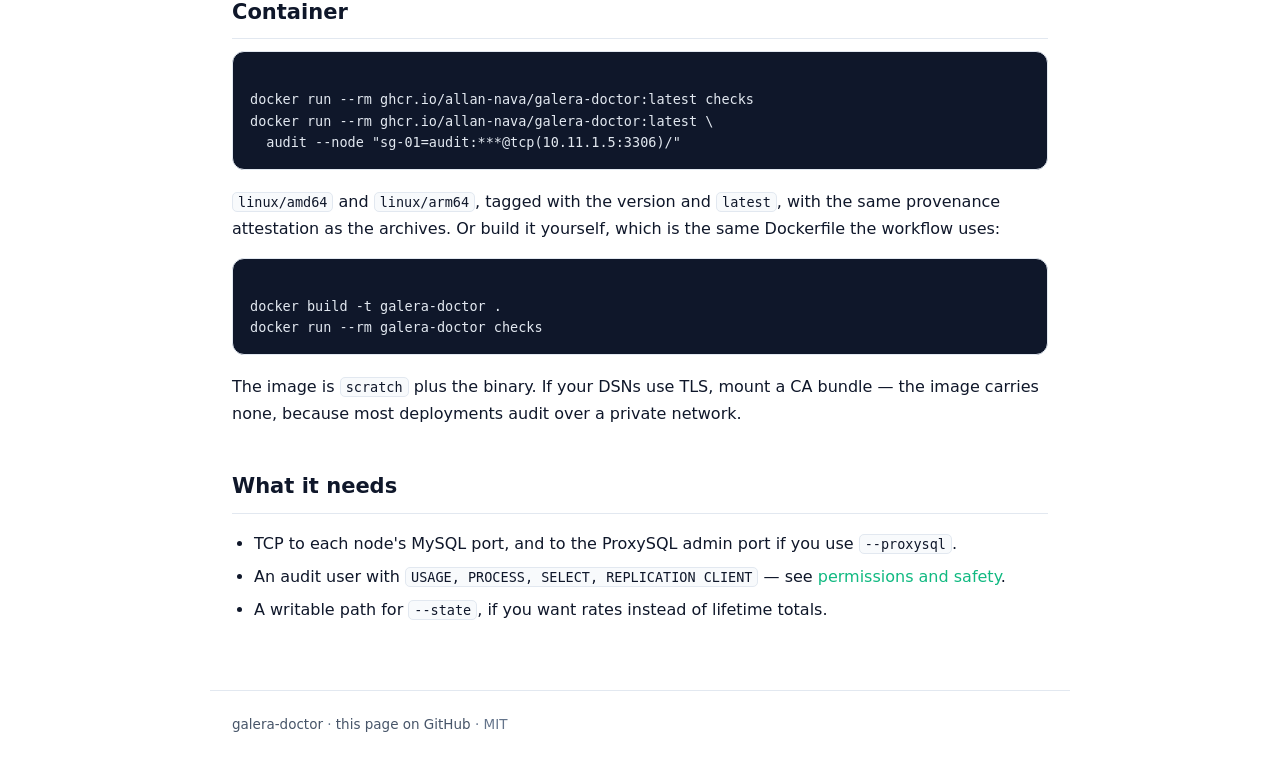
<file: site/docs/install.html>
<!doctype html>
<html lang="en">
<head>
<meta charset="utf-8">
<meta name="viewport" content="width=device-width, initial-scale=1">
<title>Install — galera-doctor</title>
<meta name="description" content="Install — galera-doctor, a read-only audit of a MariaDB/MySQL Galera cluster.">
<link rel="canonical" href="https://allan-nava.github.io/galera-doctor/docs/install.html">
<meta name="robots" content="index, follow">
<meta name="theme-color" content="#0b1120">
<link rel="icon" href="../mark.svg" type="image/svg+xml">
<meta property="og:title" content="Install — galera-doctor">
<meta property="og:description" content="galera-doctor: the Galera states no wsrep_* counter can show you.">
<meta property="og:type" content="article">
<meta property="og:url" content="https://allan-nava.github.io/galera-doctor/docs/install.html">
<meta property="og:image" content="https://allan-nava.github.io/galera-doctor/og-image.png">
<meta name="twitter:card" content="summary_large_image">
<link rel="stylesheet" href="docs.css">
</head>
<body>
<nav>
  <a class="home" href="../"><img src="../mark.svg" alt="" width="26" height="26"> galera-doctor</a>
  <a href="https://github.com/Allan-Nava/galera-doctor">GitHub</a>
</nav>
<main>
<h1>Install</h1>
<h2 id="homebrew">Homebrew</h2>
<pre><code>
brew install --cask Allan-Nava/tap/galera-doctor
</code></pre>
<p>
The cask lives in <a href="https://github.com/Allan-Nava/homebrew-tap">Allan-Nava/homebrew-tap</a> alongside the sibling tools, and <code>Allan-Nava/tap</code> is Homebrew's shorthand for that repository — no <code>brew tap</code> step needed. It is generated and pushed by goreleaser on every tag, from the checksums of the archives that tag uploaded, so what Homebrew verifies is the bytes that were published.
</p>
<p>
macOS quarantines an unsigned binary, and a quarantined binary installs cleanly and then refuses to run. The cask strips the attribute on install, and CI asserts it worked — on Apple Silicon and on Intel, after every release and again every Monday, because a release asset can be deleted long after the run that made it went green.
</p>
<p>
Casks cover macOS and Linux. Everything else installs from an archive or the container image below.
</p>
<h2 id="a-release-archive">A release archive</h2>
<pre><code>
tag=v0.3.0
os=$(uname -s | tr 'A-Z' 'a-z'); arch=$(uname -m | sed 's/x86_64/amd64/;s/aarch64/arm64/')
curl -fsSLO "https://github.com/Allan-Nava/galera-doctor/releases/download/$tag/galera-doctor_${tag#v}_${os}_${arch}.tar.gz"
curl -fsSLO "https://github.com/Allan-Nava/galera-doctor/releases/download/$tag/SHA256SUMS"
shasum -a 256 -c SHA256SUMS --ignore-missing
tar xzf galera-doctor_${tag#v}_${os}_${arch}.tar.gz
./galera-doctor version
</code></pre>
<p>
Every archive is built by the release workflow and carries a provenance attestation, so a download can be checked against the run that produced it:
</p>
<pre><code>
gh attestation verify galera-doctor_*.tar.gz --repo Allan-Nava/galera-doctor
</code></pre>
<h2 id="go">Go</h2>
<pre><code>
go install github.com/Allan-Nava/galera-doctor/cmd/galera-doctor@latest
</code></pre>
<p>
Go 1.25 or newer. One dependency: the MySQL driver.
</p>
<h2 id="from-source">From source</h2>
<pre><code>
git clone https://github.com/Allan-Nava/galera-doctor
cd galera-doctor
go build -o galera-doctor ./cmd/galera-doctor
./galera-doctor checks
</code></pre>
<h2 id="container">Container</h2>
<pre><code>
docker run --rm ghcr.io/allan-nava/galera-doctor:latest checks
docker run --rm ghcr.io/allan-nava/galera-doctor:latest \
  audit --node "sg-01=audit:***@tcp(10.11.1.5:3306)/"
</code></pre>
<p>
<code>linux/amd64</code> and <code>linux/arm64</code>, tagged with the version and <code>latest</code>, with the same provenance attestation as the archives. Or build it yourself, which is the same Dockerfile the workflow uses:
</p>
<pre><code>
docker build -t galera-doctor .
docker run --rm galera-doctor checks
</code></pre>
<p>
The image is <code>scratch</code> plus the binary. If your DSNs use TLS, mount a CA bundle — the image carries none, because most deployments audit over a private network.
</p>
<h2 id="what-it-needs">What it needs</h2>
<ul>
<li>TCP to each node's MySQL port, and to the ProxySQL admin port if you use <code>--proxysql</code>.</li>
<li>An audit user with <code>USAGE, PROCESS, SELECT, REPLICATION CLIENT</code> — see <a href="safety.html">permissions and safety</a>.</li>
<li>A writable path for <code>--state</code>, if you want rates instead of lifetime totals.</li>
</ul>
</main>
<footer>
  <a href="../">galera-doctor</a> ·
  <a href="https://github.com/Allan-Nava/galera-doctor/blob/main/docs/install.md">this page on GitHub</a> ·
  MIT
</footer>
</body>
</html>
</file>
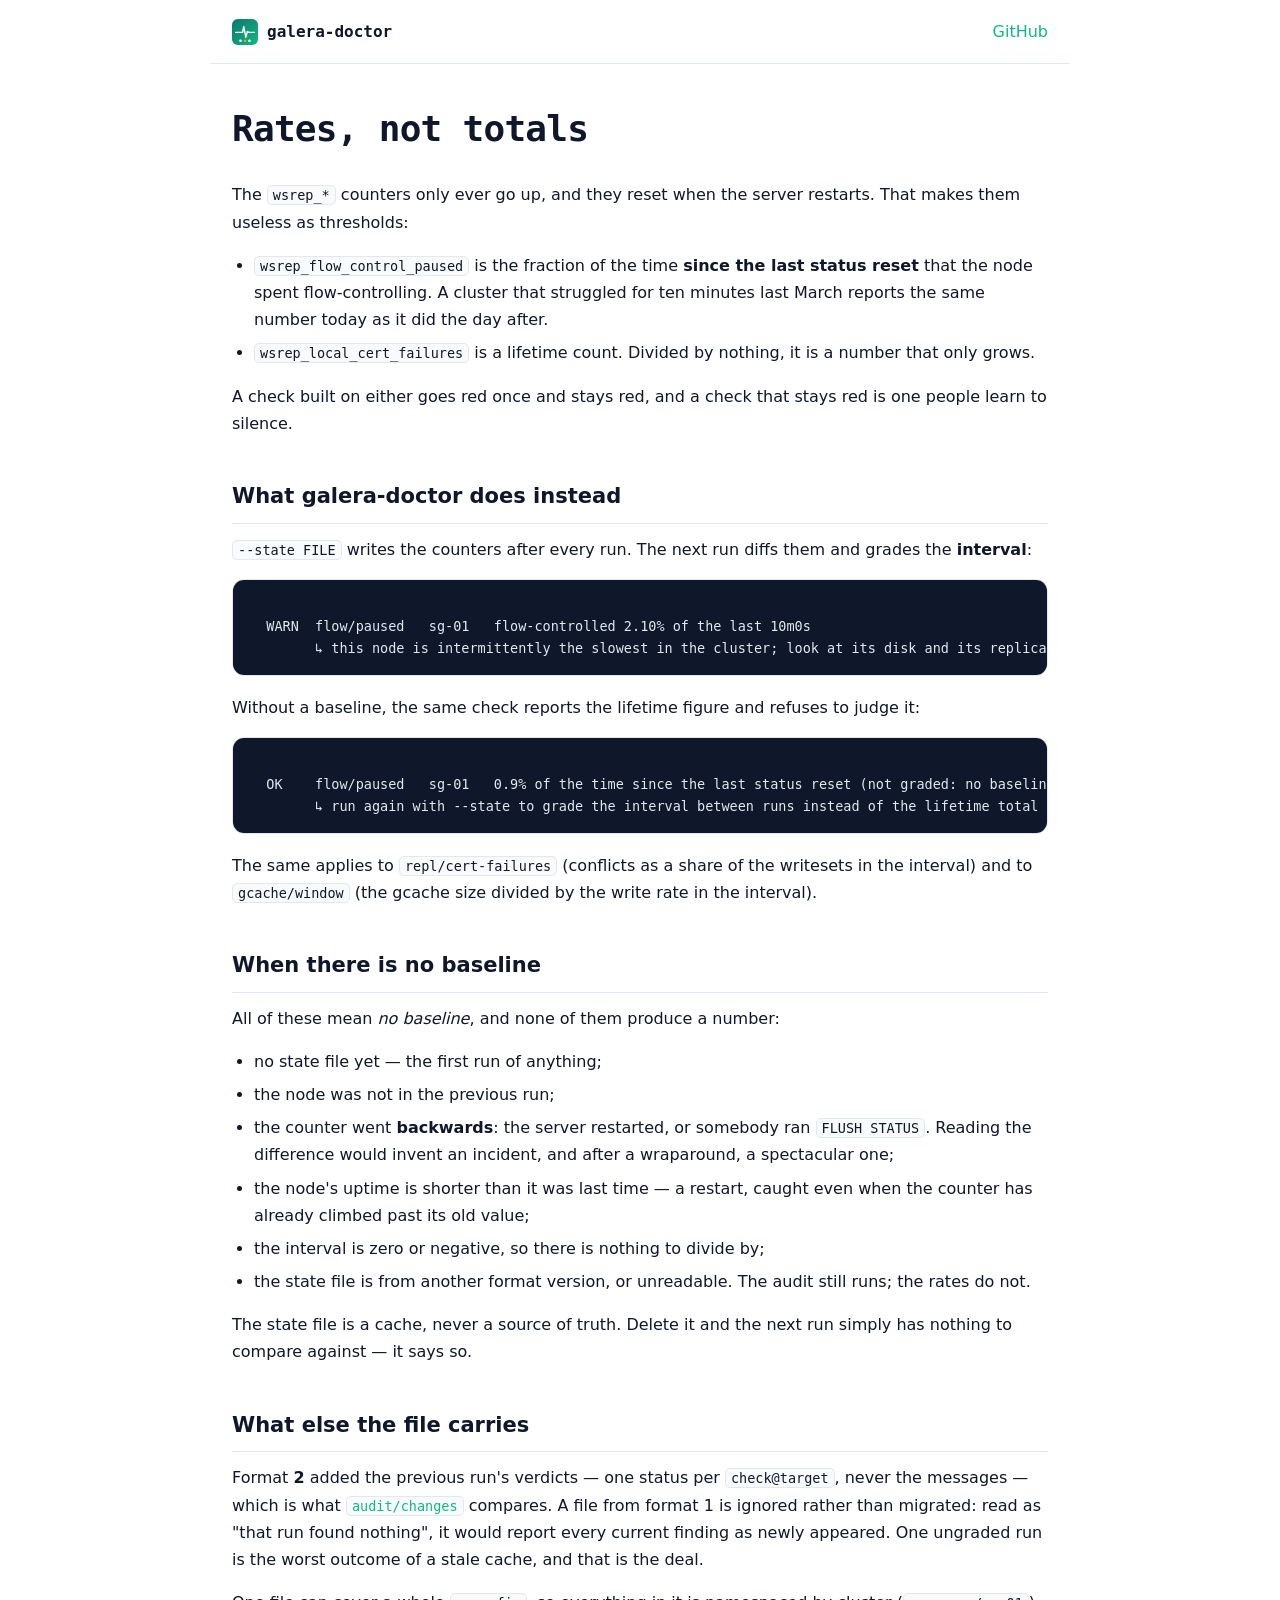
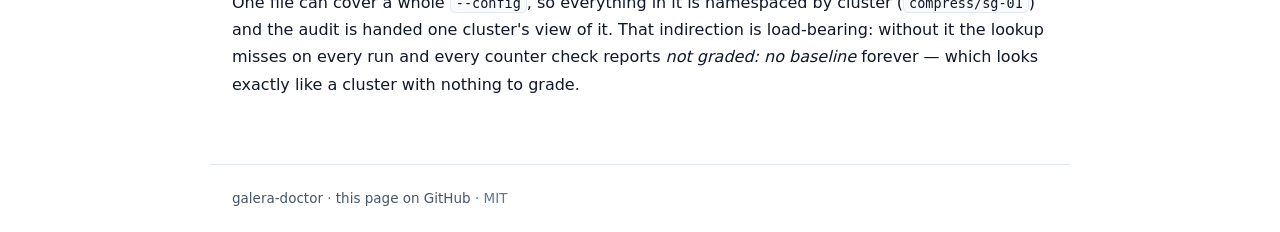
<file: site/docs/rates.html>
<!doctype html>
<html lang="en">
<head>
<meta charset="utf-8">
<meta name="viewport" content="width=device-width, initial-scale=1">
<title>Rates, not totals — galera-doctor</title>
<meta name="description" content="Rates, not totals — galera-doctor, a read-only audit of a MariaDB/MySQL Galera cluster.">
<link rel="canonical" href="https://allan-nava.github.io/galera-doctor/docs/rates.html">
<meta name="robots" content="index, follow">
<meta name="theme-color" content="#0b1120">
<link rel="icon" href="../mark.svg" type="image/svg+xml">
<meta property="og:title" content="Rates, not totals — galera-doctor">
<meta property="og:description" content="galera-doctor: the Galera states no wsrep_* counter can show you.">
<meta property="og:type" content="article">
<meta property="og:url" content="https://allan-nava.github.io/galera-doctor/docs/rates.html">
<meta property="og:image" content="https://allan-nava.github.io/galera-doctor/og-image.png">
<meta name="twitter:card" content="summary_large_image">
<link rel="stylesheet" href="docs.css">
</head>
<body>
<nav>
  <a class="home" href="../"><img src="../mark.svg" alt="" width="26" height="26"> galera-doctor</a>
  <a href="https://github.com/Allan-Nava/galera-doctor">GitHub</a>
</nav>
<main>
<h1>Rates, not totals</h1>
<p>
The <code>wsrep_*</code> counters only ever go up, and they reset when the server restarts. That makes them useless as thresholds:
</p>
<ul>
<li><code>wsrep_flow_control_paused</code> is the fraction of the time <strong>since the last status reset</strong> that the node spent flow-controlling. A cluster that struggled for ten minutes last March reports the same number today as it did the day after.</li>
<li><code>wsrep_local_cert_failures</code> is a lifetime count. Divided by nothing, it is a number that only grows.</li>
</ul>
<p>
A check built on either goes red once and stays red, and a check that stays red is one people learn to silence.
</p>
<h2 id="what-galera-doctor-does-instead">What galera-doctor does instead</h2>
<p>
<code>--state FILE</code> writes the counters after every run. The next run diffs them and grades the <strong>interval</strong>:
</p>
<pre><code>
  WARN  flow/paused   sg-01   flow-controlled 2.10% of the last 10m0s
        ↳ this node is intermittently the slowest in the cluster; look at its disk and its replication threads
</code></pre>
<p>
Without a baseline, the same check reports the lifetime figure and refuses to judge it:
</p>
<pre><code>
  OK    flow/paused   sg-01   0.9% of the time since the last status reset (not graded: no baseline)
        ↳ run again with --state to grade the interval between runs instead of the lifetime total
</code></pre>
<p>
The same applies to <code>repl/cert-failures</code> (conflicts as a share of the writesets in the interval) and to <code>gcache/window</code> (the gcache size divided by the write rate in the interval).
</p>
<h2 id="when-there-is-no-baseline">When there is no baseline</h2>
<p>
All of these mean <em>no baseline</em>, and none of them produce a number:
</p>
<ul>
<li>no state file yet — the first run of anything;</li>
<li>the node was not in the previous run;</li>
<li>the counter went <strong>backwards</strong>: the server restarted, or somebody ran <code>FLUSH STATUS</code>. Reading the difference would invent an incident, and after a wraparound, a spectacular one;</li>
<li>the node's uptime is shorter than it was last time — a restart, caught even when the counter has already climbed past its old value;</li>
<li>the interval is zero or negative, so there is nothing to divide by;</li>
<li>the state file is from another format version, or unreadable. The audit still runs; the rates do not.</li>
</ul>
<p>
The state file is a cache, never a source of truth. Delete it and the next run simply has nothing to compare against — it says so.
</p>
<h2 id="what-else-the-file-carries">What else the file carries</h2>
<p>
Format <strong>2</strong> added the previous run's verdicts — one status per <code>check@target</code>, never the messages — which is what <a href="checks.html#auditchanges"><code>audit/changes</code></a> compares. A file from format 1 is ignored rather than migrated: read as "that run found nothing", it would report every current finding as newly appeared. One ungraded run is the worst outcome of a stale cache, and that is the deal.
</p>
<p>
One file can cover a whole <code>--config</code>, so everything in it is namespaced by cluster (<code>compress/sg-01</code>) and the audit is handed one cluster's view of it. That indirection is load-bearing: without it the lookup misses on every run and every counter check reports <em>not graded: no baseline</em> forever — which looks exactly like a cluster with nothing to grade.
</p>
</main>
<footer>
  <a href="../">galera-doctor</a> ·
  <a href="https://github.com/Allan-Nava/galera-doctor/blob/main/docs/rates.md">this page on GitHub</a> ·
  MIT
</footer>
</body>
</html>
</file>
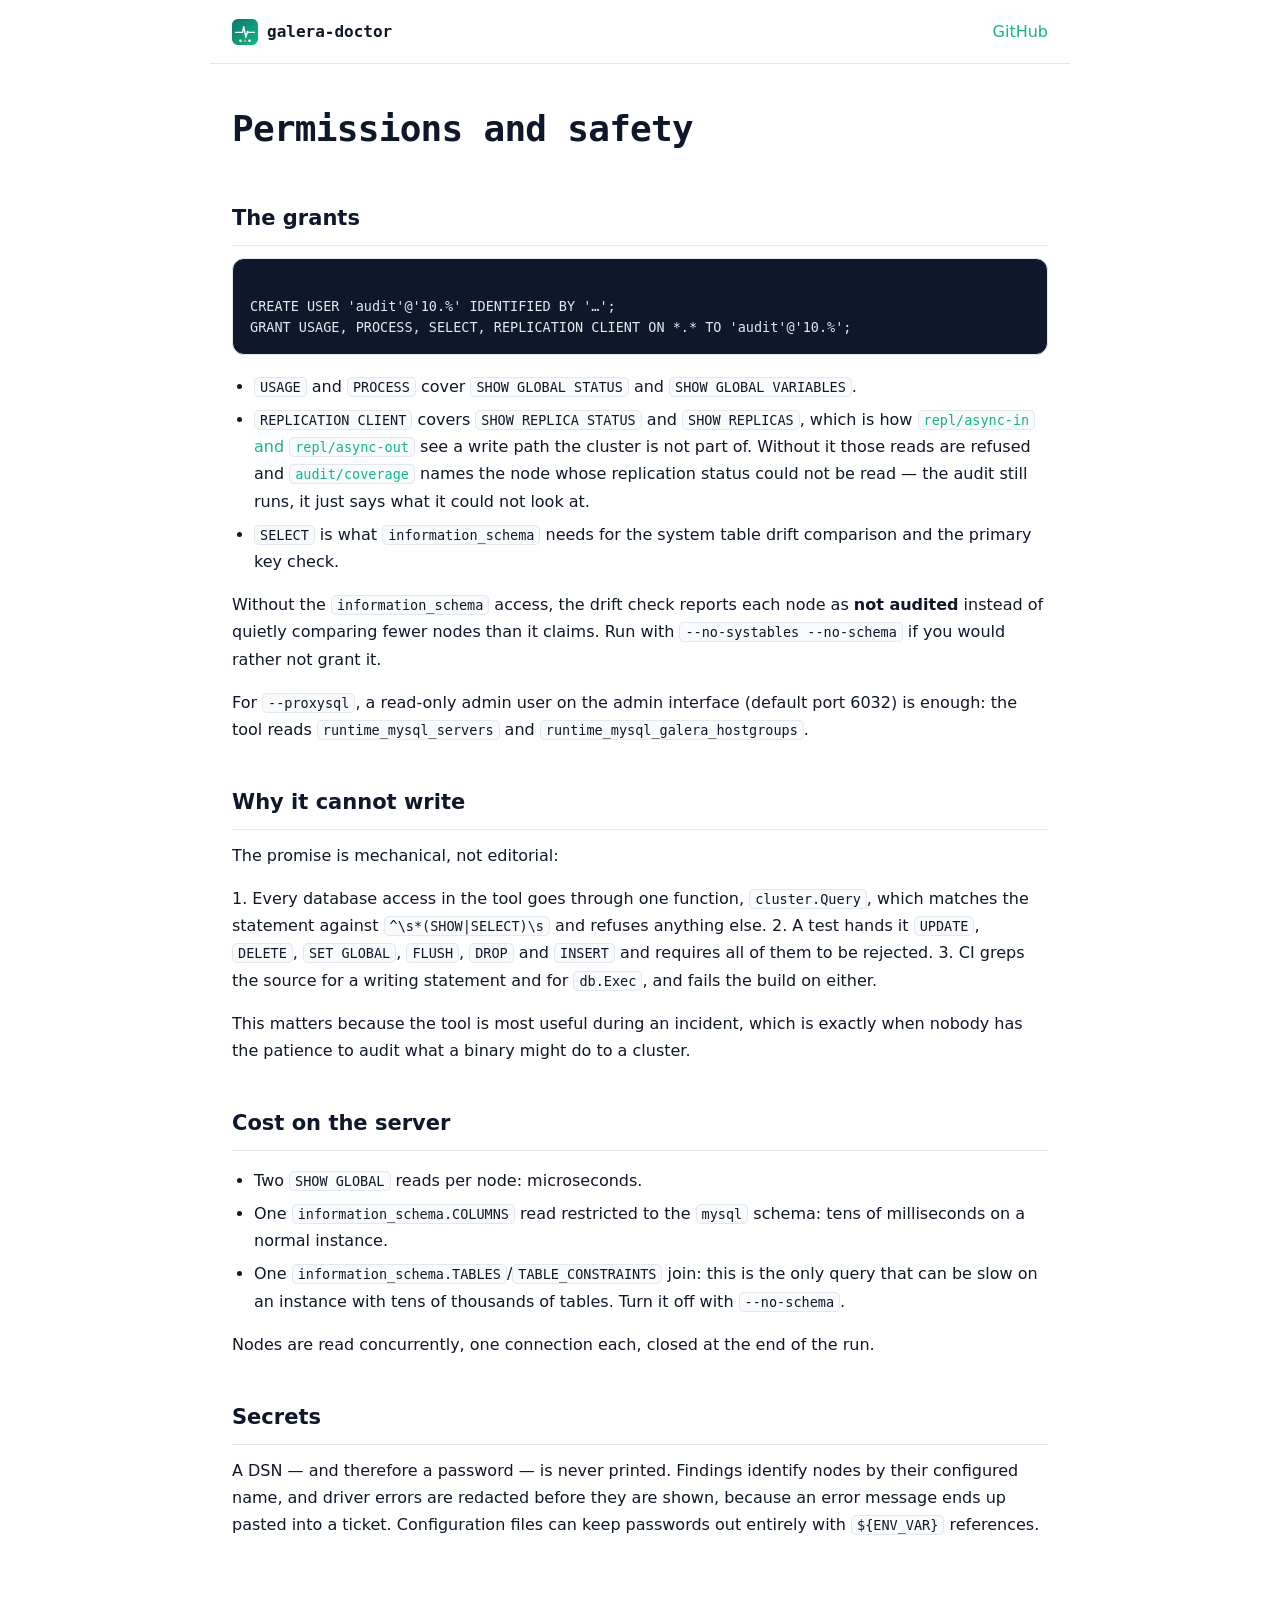
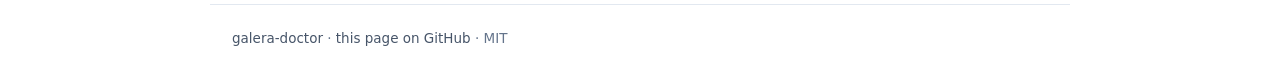
<file: site/docs/safety.html>
<!doctype html>
<html lang="en">
<head>
<meta charset="utf-8">
<meta name="viewport" content="width=device-width, initial-scale=1">
<title>Permissions and safety — galera-doctor</title>
<meta name="description" content="Permissions and safety — galera-doctor, a read-only audit of a MariaDB/MySQL Galera cluster.">
<link rel="canonical" href="https://allan-nava.github.io/galera-doctor/docs/safety.html">
<meta name="robots" content="index, follow">
<meta name="theme-color" content="#0b1120">
<link rel="icon" href="../mark.svg" type="image/svg+xml">
<meta property="og:title" content="Permissions and safety — galera-doctor">
<meta property="og:description" content="galera-doctor: the Galera states no wsrep_* counter can show you.">
<meta property="og:type" content="article">
<meta property="og:url" content="https://allan-nava.github.io/galera-doctor/docs/safety.html">
<meta property="og:image" content="https://allan-nava.github.io/galera-doctor/og-image.png">
<meta name="twitter:card" content="summary_large_image">
<link rel="stylesheet" href="docs.css">
</head>
<body>
<nav>
  <a class="home" href="../"><img src="../mark.svg" alt="" width="26" height="26"> galera-doctor</a>
  <a href="https://github.com/Allan-Nava/galera-doctor">GitHub</a>
</nav>
<main>
<h1>Permissions and safety</h1>
<h2 id="the-grants">The grants</h2>
<pre><code>
CREATE USER 'audit'@'10.%' IDENTIFIED BY '…';
GRANT USAGE, PROCESS, SELECT, REPLICATION CLIENT ON *.* TO 'audit'@'10.%';
</code></pre>
<ul>
<li><code>USAGE</code> and <code>PROCESS</code> cover <code>SHOW GLOBAL STATUS</code> and <code>SHOW GLOBAL VARIABLES</code>.</li>
<li><code>REPLICATION CLIENT</code> covers <code>SHOW REPLICA STATUS</code> and <code>SHOW REPLICAS</code>, which is how <a href="checks.html#repl-async-in-repl-async-out"><code>repl/async-in</code> and <code>repl/async-out</code></a> see a write path the cluster is not part of. Without it those reads are refused and <a href="checks.html#auditcoverage"><code>audit/coverage</code></a> names the node whose replication status could not be read — the audit still runs, it just says what it could not look at.</li>
<li><code>SELECT</code> is what <code>information_schema</code> needs for the system table drift comparison and the primary key check.</li>
</ul>
<p>
Without the <code>information_schema</code> access, the drift check reports each node as <strong>not audited</strong> instead of quietly comparing fewer nodes than it claims. Run with <code>--no-systables --no-schema</code> if you would rather not grant it.
</p>
<p>
For <code>--proxysql</code>, a read-only admin user on the admin interface (default port 6032) is enough: the tool reads <code>runtime_mysql_servers</code> and <code>runtime_mysql_galera_hostgroups</code>.
</p>
<h2 id="why-it-cannot-write">Why it cannot write</h2>
<p>
The promise is mechanical, not editorial:
</p>
<p>
1. Every database access in the tool goes through one function, <code>cluster.Query</code>, which matches the statement against <code>^\s*(SHOW|SELECT)\s</code> and refuses anything else. 2. A test hands it <code>UPDATE</code>, <code>DELETE</code>, <code>SET GLOBAL</code>, <code>FLUSH</code>, <code>DROP</code> and <code>INSERT</code> and requires all of them to be rejected. 3. CI greps the source for a writing statement and for <code>db.Exec</code>, and fails the build on either.
</p>
<p>
This matters because the tool is most useful during an incident, which is exactly when nobody has the patience to audit what a binary might do to a cluster.
</p>
<h2 id="cost-on-the-server">Cost on the server</h2>
<ul>
<li>Two <code>SHOW GLOBAL</code> reads per node: microseconds.</li>
<li>One <code>information_schema.COLUMNS</code> read restricted to the <code>mysql</code> schema: tens of milliseconds on a normal instance.</li>
<li>One <code>information_schema.TABLES</code>/<code>TABLE_CONSTRAINTS</code> join: this is the only query that can be slow on an instance with tens of thousands of tables. Turn it off with <code>--no-schema</code>.</li>
</ul>
<p>
Nodes are read concurrently, one connection each, closed at the end of the run.
</p>
<h2 id="secrets">Secrets</h2>
<p>
A DSN — and therefore a password — is never printed. Findings identify nodes by their configured name, and driver errors are redacted before they are shown, because an error message ends up pasted into a ticket. Configuration files can keep passwords out entirely with <code>${ENV_VAR}</code> references.
</p>
</main>
<footer>
  <a href="../">galera-doctor</a> ·
  <a href="https://github.com/Allan-Nava/galera-doctor/blob/main/docs/safety.md">this page on GitHub</a> ·
  MIT
</footer>
</body>
</html>
</file>
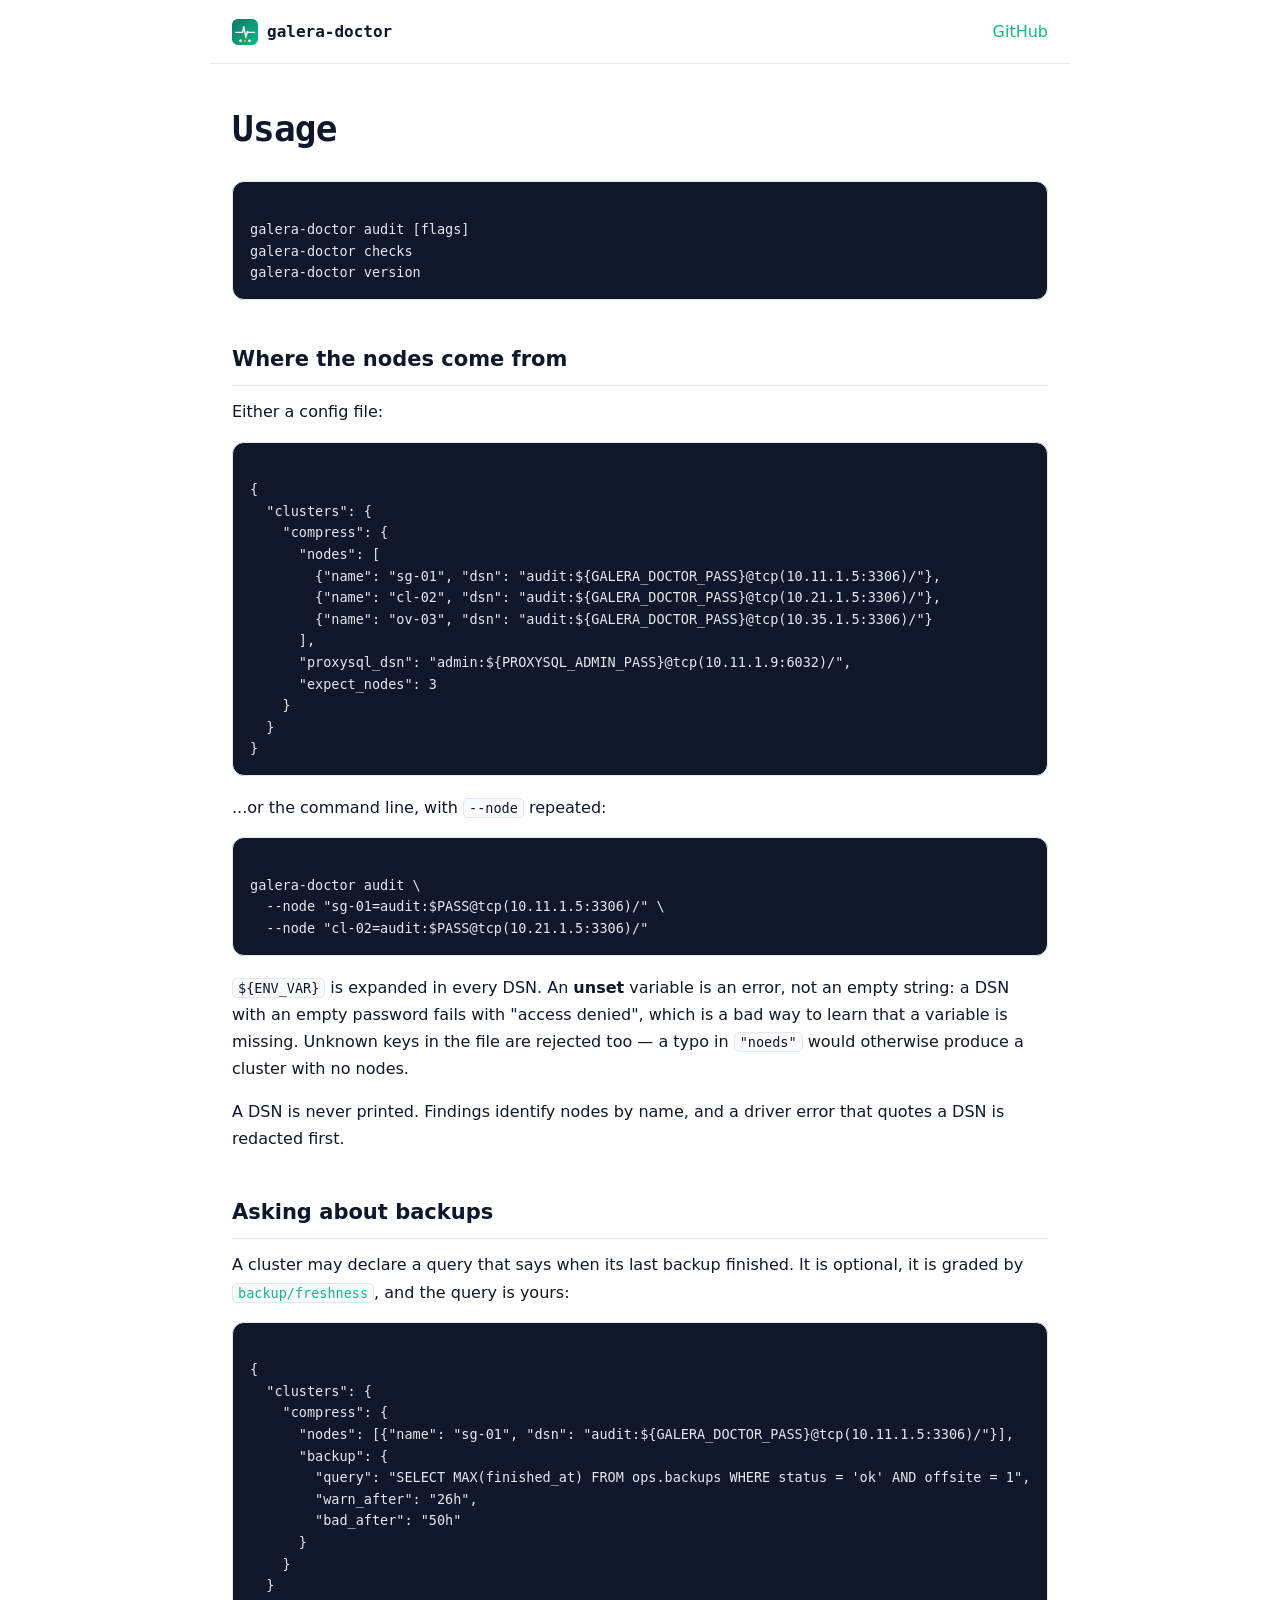
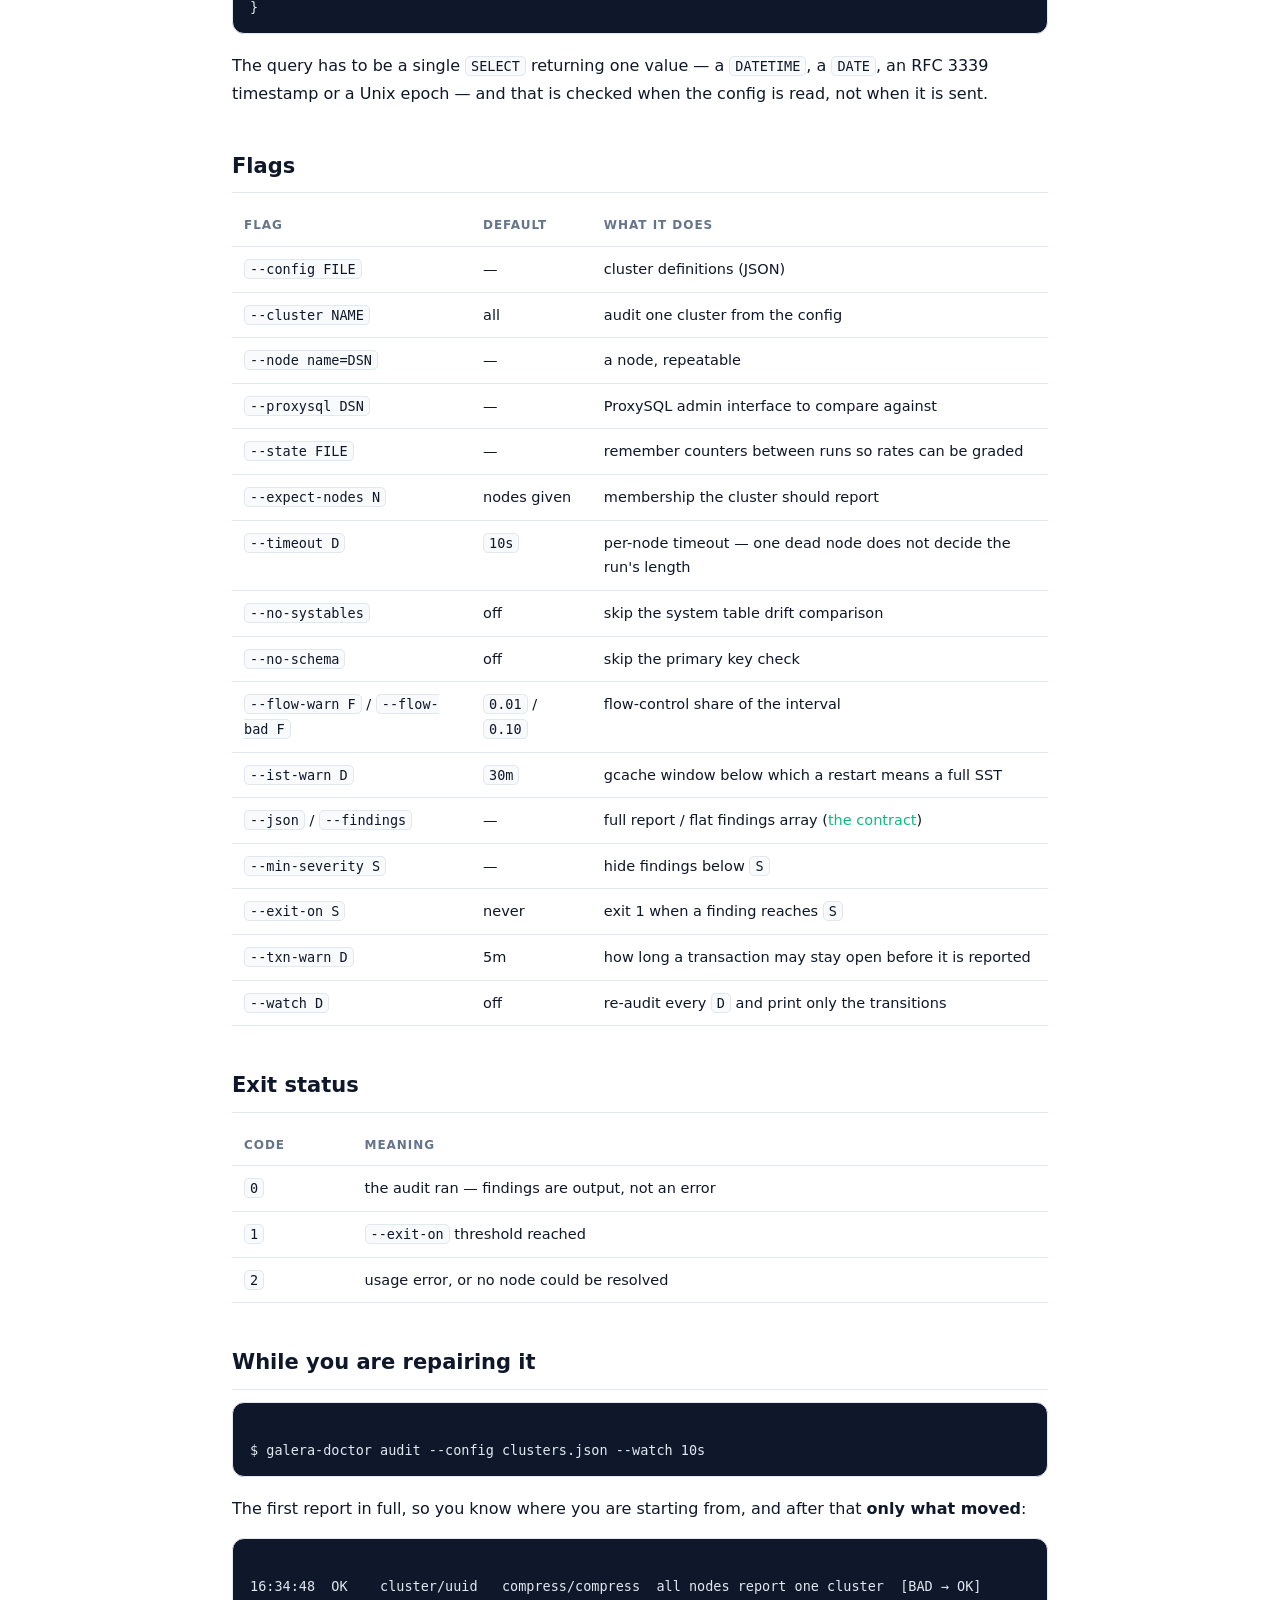
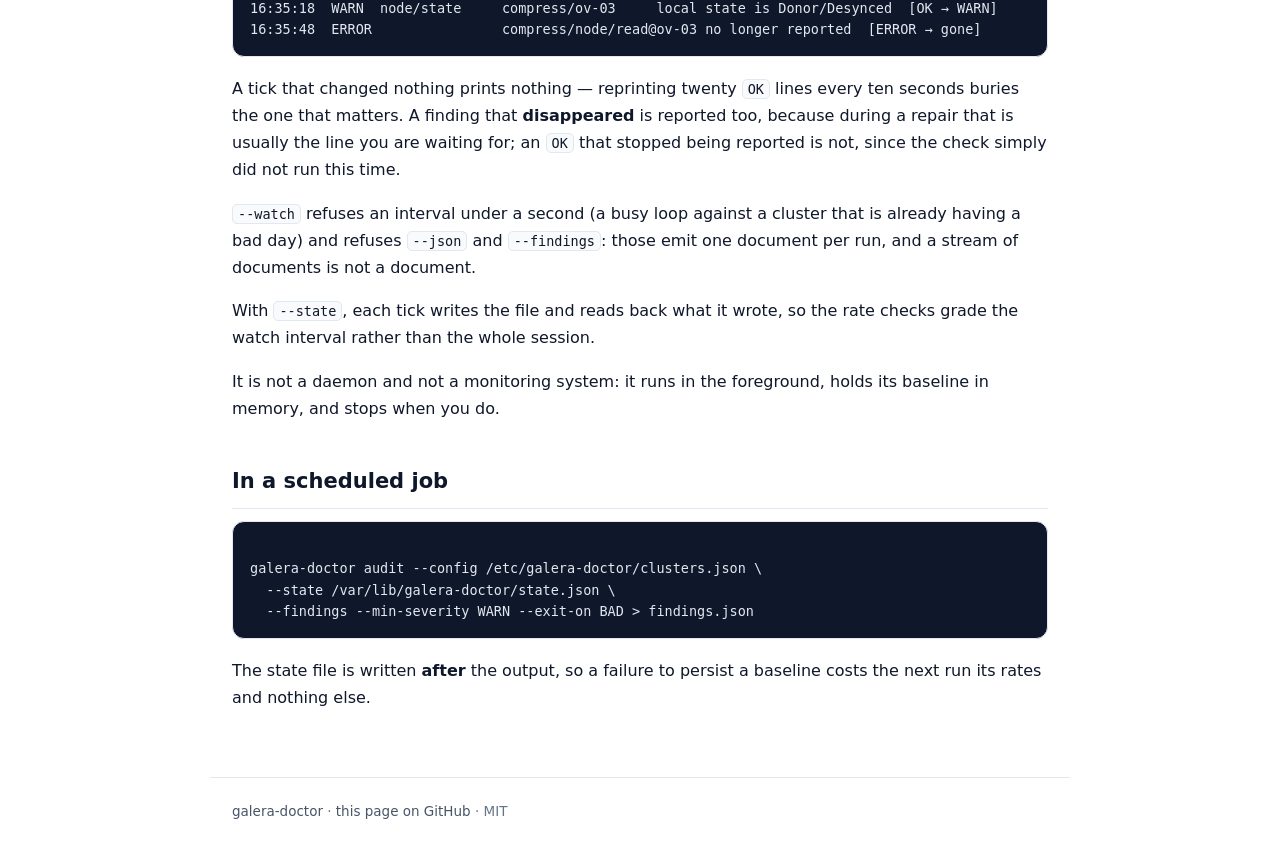
<file: site/docs/usage.html>
<!doctype html>
<html lang="en">
<head>
<meta charset="utf-8">
<meta name="viewport" content="width=device-width, initial-scale=1">
<title>Usage — galera-doctor</title>
<meta name="description" content="Usage — galera-doctor, a read-only audit of a MariaDB/MySQL Galera cluster.">
<link rel="canonical" href="https://allan-nava.github.io/galera-doctor/docs/usage.html">
<meta name="robots" content="index, follow">
<meta name="theme-color" content="#0b1120">
<link rel="icon" href="../mark.svg" type="image/svg+xml">
<meta property="og:title" content="Usage — galera-doctor">
<meta property="og:description" content="galera-doctor: the Galera states no wsrep_* counter can show you.">
<meta property="og:type" content="article">
<meta property="og:url" content="https://allan-nava.github.io/galera-doctor/docs/usage.html">
<meta property="og:image" content="https://allan-nava.github.io/galera-doctor/og-image.png">
<meta name="twitter:card" content="summary_large_image">
<link rel="stylesheet" href="docs.css">
</head>
<body>
<nav>
  <a class="home" href="../"><img src="../mark.svg" alt="" width="26" height="26"> galera-doctor</a>
  <a href="https://github.com/Allan-Nava/galera-doctor">GitHub</a>
</nav>
<main>
<h1>Usage</h1>
<pre><code>
galera-doctor audit [flags]
galera-doctor checks
galera-doctor version
</code></pre>
<h2 id="where-the-nodes-come-from">Where the nodes come from</h2>
<p>
Either a config file:
</p>
<pre><code>
{
  "clusters": {
    "compress": {
      "nodes": [
        {"name": "sg-01", "dsn": "audit:${GALERA_DOCTOR_PASS}@tcp(10.11.1.5:3306)/"},
        {"name": "cl-02", "dsn": "audit:${GALERA_DOCTOR_PASS}@tcp(10.21.1.5:3306)/"},
        {"name": "ov-03", "dsn": "audit:${GALERA_DOCTOR_PASS}@tcp(10.35.1.5:3306)/"}
      ],
      "proxysql_dsn": "admin:${PROXYSQL_ADMIN_PASS}@tcp(10.11.1.9:6032)/",
      "expect_nodes": 3
    }
  }
}
</code></pre>
<p>
...or the command line, with <code>--node</code> repeated:
</p>
<pre><code>
galera-doctor audit \
  --node "sg-01=audit:$PASS@tcp(10.11.1.5:3306)/" \
  --node "cl-02=audit:$PASS@tcp(10.21.1.5:3306)/"
</code></pre>
<p>
<code>${ENV_VAR}</code> is expanded in every DSN. An <strong>unset</strong> variable is an error, not an empty string: a DSN with an empty password fails with "access denied", which is a bad way to learn that a variable is missing. Unknown keys in the file are rejected too — a typo in <code>"noeds"</code> would otherwise produce a cluster with no nodes.
</p>
<p>
A DSN is never printed. Findings identify nodes by name, and a driver error that quotes a DSN is redacted first.
</p>
<h2 id="asking-about-backups">Asking about backups</h2>
<p>
A cluster may declare a query that says when its last backup finished. It is optional, it is graded by <a href="checks.html#backupfreshness"><code>backup/freshness</code></a>, and the query is yours:
</p>
<pre><code>
{
  "clusters": {
    "compress": {
      "nodes": [{"name": "sg-01", "dsn": "audit:${GALERA_DOCTOR_PASS}@tcp(10.11.1.5:3306)/"}],
      "backup": {
        "query": "SELECT MAX(finished_at) FROM ops.backups WHERE status = 'ok' AND offsite = 1",
        "warn_after": "26h",
        "bad_after": "50h"
      }
    }
  }
}
</code></pre>
<p>
The query has to be a single <code>SELECT</code> returning one value — a <code>DATETIME</code>, a <code>DATE</code>, an RFC 3339 timestamp or a Unix epoch — and that is checked when the config is read, not when it is sent.
</p>
<h2 id="flags">Flags</h2>
<div class="scroll"><table><thead><tr>
<th>Flag</th>
<th>Default</th>
<th>What it does</th>
</tr></thead><tbody>
<tr>
<td><code>--config FILE</code></td>
<td>—</td>
<td>cluster definitions (JSON)</td>
</tr>
<tr>
<td><code>--cluster NAME</code></td>
<td>all</td>
<td>audit one cluster from the config</td>
</tr>
<tr>
<td><code>--node name=DSN</code></td>
<td>—</td>
<td>a node, repeatable</td>
</tr>
<tr>
<td><code>--proxysql DSN</code></td>
<td>—</td>
<td>ProxySQL admin interface to compare against</td>
</tr>
<tr>
<td><code>--state FILE</code></td>
<td>—</td>
<td>remember counters between runs so rates can be graded</td>
</tr>
<tr>
<td><code>--expect-nodes N</code></td>
<td>nodes given</td>
<td>membership the cluster should report</td>
</tr>
<tr>
<td><code>--timeout D</code></td>
<td><code>10s</code></td>
<td>per-node timeout — one dead node does not decide the run's length</td>
</tr>
<tr>
<td><code>--no-systables</code></td>
<td>off</td>
<td>skip the system table drift comparison</td>
</tr>
<tr>
<td><code>--no-schema</code></td>
<td>off</td>
<td>skip the primary key check</td>
</tr>
<tr>
<td><code>--flow-warn F</code> / <code>--flow-bad F</code></td>
<td><code>0.01</code> / <code>0.10</code></td>
<td>flow-control share of the interval</td>
</tr>
<tr>
<td><code>--ist-warn D</code></td>
<td><code>30m</code></td>
<td>gcache window below which a restart means a full SST</td>
</tr>
<tr>
<td><code>--json</code> / <code>--findings</code></td>
<td>—</td>
<td>full report / flat findings array (<a href="findings.html">the contract</a>)</td>
</tr>
<tr>
<td><code>--min-severity S</code></td>
<td>—</td>
<td>hide findings below <code>S</code></td>
</tr>
<tr>
<td><code>--exit-on S</code></td>
<td>never</td>
<td>exit 1 when a finding reaches <code>S</code></td>
</tr>
<tr>
<td><code>--txn-warn D</code></td>
<td>5m</td>
<td>how long a transaction may stay open before it is reported</td>
</tr>
<tr>
<td><code>--watch D</code></td>
<td>off</td>
<td>re-audit every <code>D</code> and print only the transitions</td>
</tr>
</tbody></table></div>
<h2 id="exit-status">Exit status</h2>
<div class="scroll"><table><thead><tr>
<th>Code</th>
<th>Meaning</th>
</tr></thead><tbody>
<tr>
<td><code>0</code></td>
<td>the audit ran — findings are output, not an error</td>
</tr>
<tr>
<td><code>1</code></td>
<td><code>--exit-on</code> threshold reached</td>
</tr>
<tr>
<td><code>2</code></td>
<td>usage error, or no node could be resolved</td>
</tr>
</tbody></table></div>
<h2 id="while-you-are-repairing-it">While you are repairing it</h2>
<pre><code>
$ galera-doctor audit --config clusters.json --watch 10s
</code></pre>
<p>
The first report in full, so you know where you are starting from, and after that <strong>only what moved</strong>:
</p>
<pre><code>
16:34:48  OK    cluster/uuid   compress/compress  all nodes report one cluster  [BAD → OK]
16:35:18  WARN  node/state     compress/ov-03     local state is Donor/Desynced  [OK → WARN]
16:35:48  ERROR                compress/node/read@ov-03 no longer reported  [ERROR → gone]
</code></pre>
<p>
A tick that changed nothing prints nothing — reprinting twenty <code>OK</code> lines every ten seconds buries the one that matters. A finding that <strong>disappeared</strong> is reported too, because during a repair that is usually the line you are waiting for; an <code>OK</code> that stopped being reported is not, since the check simply did not run this time.
</p>
<p>
<code>--watch</code> refuses an interval under a second (a busy loop against a cluster that is already having a bad day) and refuses <code>--json</code> and <code>--findings</code>: those emit one document per run, and a stream of documents is not a document.
</p>
<p>
With <code>--state</code>, each tick writes the file and reads back what it wrote, so the rate checks grade the watch interval rather than the whole session.
</p>
<p>
It is not a daemon and not a monitoring system: it runs in the foreground, holds its baseline in memory, and stops when you do.
</p>
<h2 id="in-a-scheduled-job">In a scheduled job</h2>
<pre><code>
galera-doctor audit --config /etc/galera-doctor/clusters.json \
  --state /var/lib/galera-doctor/state.json \
  --findings --min-severity WARN --exit-on BAD &gt; findings.json
</code></pre>
<p>
The state file is written <strong>after</strong> the output, so a failure to persist a baseline costs the next run its rates and nothing else.
</p>
</main>
<footer>
  <a href="../">galera-doctor</a> ·
  <a href="https://github.com/Allan-Nava/galera-doctor/blob/main/docs/usage.md">this page on GitHub</a> ·
  MIT
</footer>
</body>
</html>
</file>
<file: site/docs/docs.css>
/* Generated by scripts/docs.sh — do not edit. */
:root {
  --bg: #0b1120; --bg-soft: #111a2e; --panel: #0f172a; --line: #1e293b;
  --fg: #e2e8f0; --fg-dim: #94a3b8; --fg-faint: #64748b; --green: #10b981;
  --mono: ui-monospace, SFMono-Regular, Menlo, Consolas, "DejaVu Sans Mono", monospace;
  --sans: ui-sans-serif, system-ui, -apple-system, "Segoe UI", Helvetica, Arial, sans-serif;
}
* { box-sizing: border-box; }
body { margin: 0; background: var(--bg); color: var(--fg); font: 16px/1.7 var(--sans); }
a { color: var(--green); text-decoration: none; }
a:hover { text-decoration: underline; }
code, pre { font-family: var(--mono); }
nav {
  display: flex; align-items: center; justify-content: space-between; gap: 16px;
  max-width: 860px; margin: 0 auto; padding: 18px 22px; border-bottom: 1px solid var(--line);
}
nav .home { display: flex; align-items: center; gap: 9px; color: var(--fg); font-weight: 600; font-family: var(--mono); }
main { max-width: 860px; margin: 0 auto; padding: 34px 22px 10px; }
h1 { font-family: var(--mono); font-size: clamp(26px, 5vw, 36px); letter-spacing: -.02em; margin: 0 0 22px; }
h2 { font-size: 21px; margin: 42px 0 12px; padding-bottom: 8px; border-bottom: 1px solid var(--line); }
h3 { font-size: 17px; margin: 30px 0 8px; }
h2 code, h3 code { color: var(--green); font-size: .95em; }
p { margin: 0 0 16px; }
ul { padding-left: 22px; }
li { margin: 6px 0; }
p code, li code, td code, th code { background: var(--bg-soft); border: 1px solid var(--line); border-radius: 5px; padding: 1px 5px; font-size: 13.5px; }
pre {
  background: var(--panel); border: 1px solid var(--line); border-radius: 12px;
  padding: 15px 17px; overflow-x: auto; font-size: 13.5px; line-height: 1.6; margin: 0 0 18px;
}
pre code { background: none; border: 0; padding: 0; font-size: inherit; }
blockquote { margin: 0 0 18px; padding: 2px 0 2px 16px; border-left: 3px solid var(--green); color: var(--fg-dim); }
.scroll { overflow-x: auto; margin: 0 0 18px; }
table { width: 100%; border-collapse: collapse; font-size: 14.5px; }
td, th { text-align: left; vertical-align: top; padding: 10px 12px; border-bottom: 1px solid var(--line); }
th { color: var(--fg-faint); font-size: 12px; letter-spacing: .08em; text-transform: uppercase; }
hr { border: 0; border-top: 1px solid var(--line); margin: 30px 0; }
footer {
  max-width: 860px; margin: 40px auto 0; padding: 22px; border-top: 1px solid var(--line);
  color: var(--fg-faint); font-size: 13.5px;
}
footer a { color: var(--fg-dim); }
@media (prefers-color-scheme: light) {
  :root:not([data-theme="dark"]) {
    --bg: #ffffff; --bg-soft: #f8fafc; --panel: #0f172a; --line: #e2e8f0;
    --fg: #0f172a; --fg-dim: #475569; --fg-faint: #64748b;
  }
  :root:not([data-theme="light"]) pre code { color: #e2e8f0; }
}
</file>
